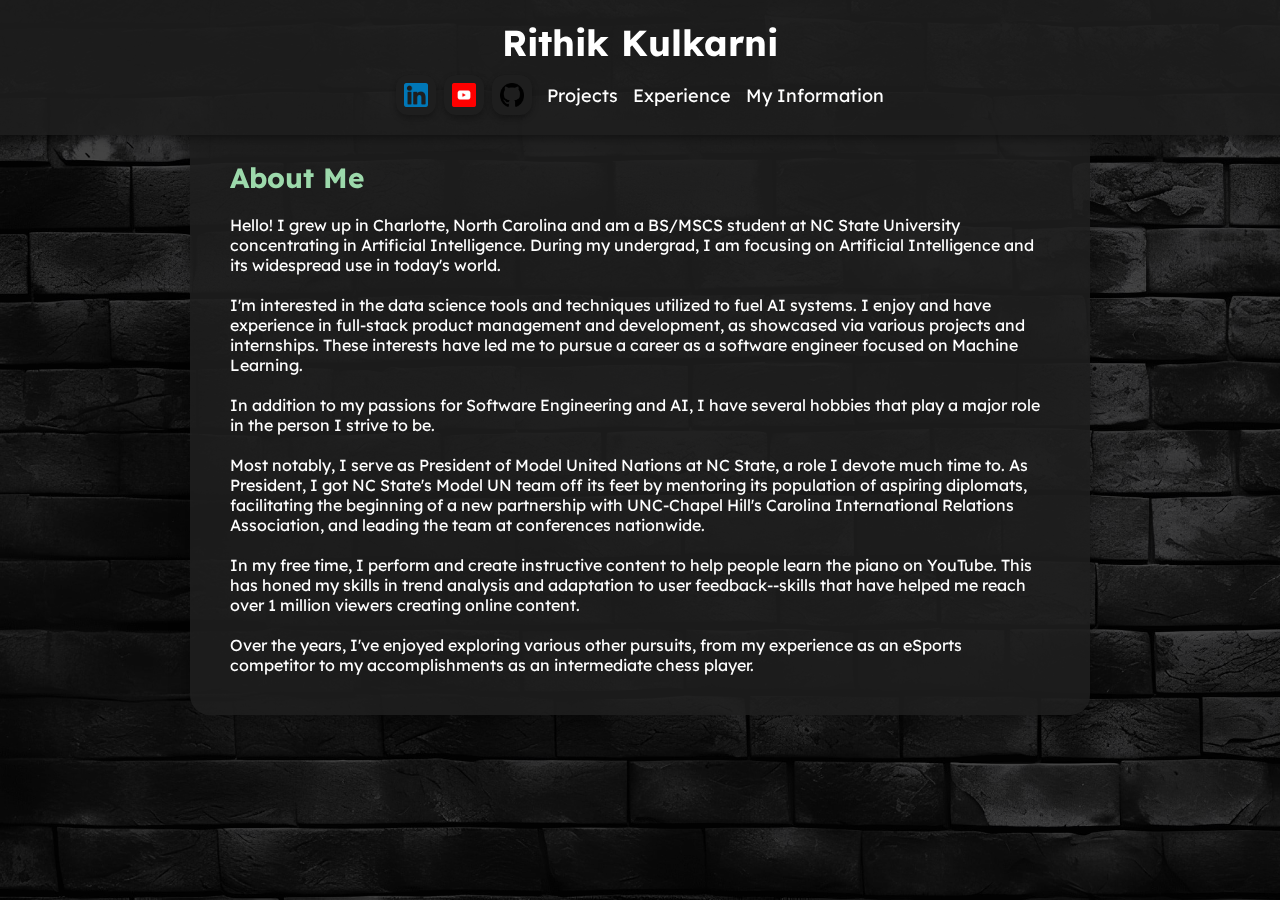
<file: index.html>
<!DOCTYPE html>
<html lang="en">
<head>
    <meta charset="UTF-8">
    <meta name="viewport" content="width=device-width, initial-scale=1.0">
    <title>Rithik Kulkarni - Portfolio</title>
    <link rel="stylesheet" href="styles.css">
    <link href="https://fonts.googleapis.com/css2?family=Lexend:wght@400;600&display=swap" rel="stylesheet">
</head>
<body>
    <!-- Background Image -->
    <div class="background-image"></div>

    <!-- Header with Name, Social Links, and Navigation -->
    <header>
        <h1>Rithik Kulkarni</h1>
        <div class="header-navigation">
            <!-- Social Media Bubbles -->
            <div class="social-icons">
                <a href="https://www.linkedin.com/in/rithikkulkarni" target="_blank" class="icon-bubble">
                    <img src="items/linkedinicon.png" alt="LinkedIn Icon">
                </a>

                <a href="https://youtube.com/@rithikkulkarni" target="_blank" class="icon-bubble">
                    <img src="items/youtubeicon.png" alt="YouTube Icon">
                </a>
                
                <a href="https://github.com/rithikkulkarni" target="_blank" class="icon-bubble">
                    <img src="items/githubicon.png" alt="LinkedIn Icon">
                </a>
                <!-- Add more icons here if needed -->
            </div>

            <!-- Navigation Links -->
            <nav>
                <a href="projects.html">Projects</a>
                <a href="experience.html">Experience</a>
                <a href="myinformation.html">My Information</a>
            </nav>
        </div>
    </header>

    <!-- About Content Section -->

    

    <section class="bubble">

        <h2>About Me</h2>
        <p>Hello! I grew up in Charlotte, North Carolina and am a BS/MSCS student at NC State University concentrating in Artificial Intelligence. During my undergrad, I am focusing on Artificial Intelligence and its widespread use in today's world.
            <br>
            <br>
            I'm interested in the data science tools and techniques utilized to fuel AI systems. I enjoy and have experience in full-stack product management and development, as showcased via various projects and internships. These interests have led me to pursue a career as a software engineer focused on Machine Learning.
            <br>
            <br>
            In addition to my passions for Software Engineering and AI, I have several hobbies that play a major role in the person I strive to be.
            <br>
            <br>
            Most notably, I serve as President of Model United Nations at NC State, a role I devote much time to. As President, I got NC State's Model UN team off its feet by mentoring its population of aspiring diplomats, facilitating the beginning of a new partnership with UNC-Chapel Hill's Carolina International Relations Association, and leading the team at conferences nationwide.
            <br>
            <br>
            In my free time, I perform and create instructive content to help people learn the piano on YouTube. This has honed my skills in trend analysis and adaptation to user feedback--skills that have helped me reach over 1 million viewers creating online content.
            <br>
            <br>
            Over the years, I've enjoyed exploring various other pursuits, from my experience as an eSports competitor to my accomplishments as an intermediate chess player.
        </p>
    </section>
</body>
</html>
</file>
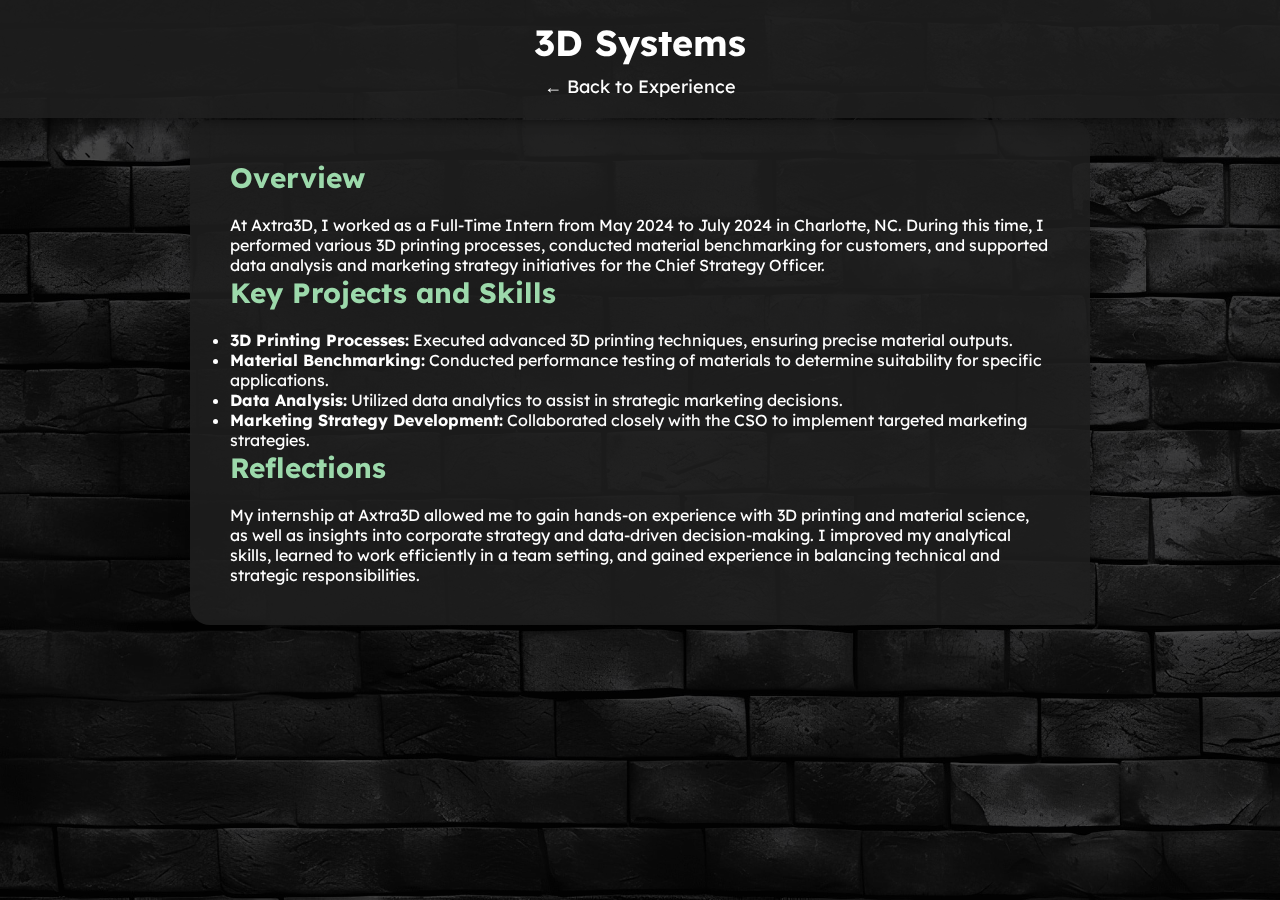
<file: 3dsystems1.html>
<!DOCTYPE html>
<html lang="en">
<head>
    <meta charset="UTF-8">
    <meta name="viewport" content="width=device-width, initial-scale=1.0">
    <title>3D Systems - Experience Details</title>
    <link rel="stylesheet" href="styles.css">
    <link href="https://fonts.googleapis.com/css2?family=Lexend:wght@400;600&display=swap" rel="stylesheet">
</head>
<body>
    <div class="background-image"></div>
    <header>
        <h1>3D Systems</h1>
        <nav>
            <a href="experience.html">← Back to Experience</a>
        </nav>
    </header>
    
    <section class="bubble">
        <h2>Overview</h2>
        <p>
            At Axtra3D, I worked as a Full-Time Intern from May 2024 to July 2024 in Charlotte, NC. During this time, I performed various 3D printing processes, conducted material benchmarking for customers, and supported data analysis and marketing strategy initiatives for the Chief Strategy Officer.
        </p>

        <h2>Key Projects and Skills</h2>
        <ul>
            <li><strong>3D Printing Processes:</strong> Executed advanced 3D printing techniques, ensuring precise material outputs.</li>
            <li><strong>Material Benchmarking:</strong> Conducted performance testing of materials to determine suitability for specific applications.</li>
            <li><strong>Data Analysis:</strong> Utilized data analytics to assist in strategic marketing decisions.</li>
            <li><strong>Marketing Strategy Development:</strong> Collaborated closely with the CSO to implement targeted marketing strategies.</li>
        </ul>

        <h2>Reflections</h2>
        <p>
            My internship at Axtra3D allowed me to gain hands-on experience with 3D printing and material science, as well as insights into corporate strategy and data-driven decision-making. I improved my analytical skills, learned to work efficiently in a team setting, and gained experience in balancing technical and strategic responsibilities.
        </p>
    </section>
</body>
</html>
</file>
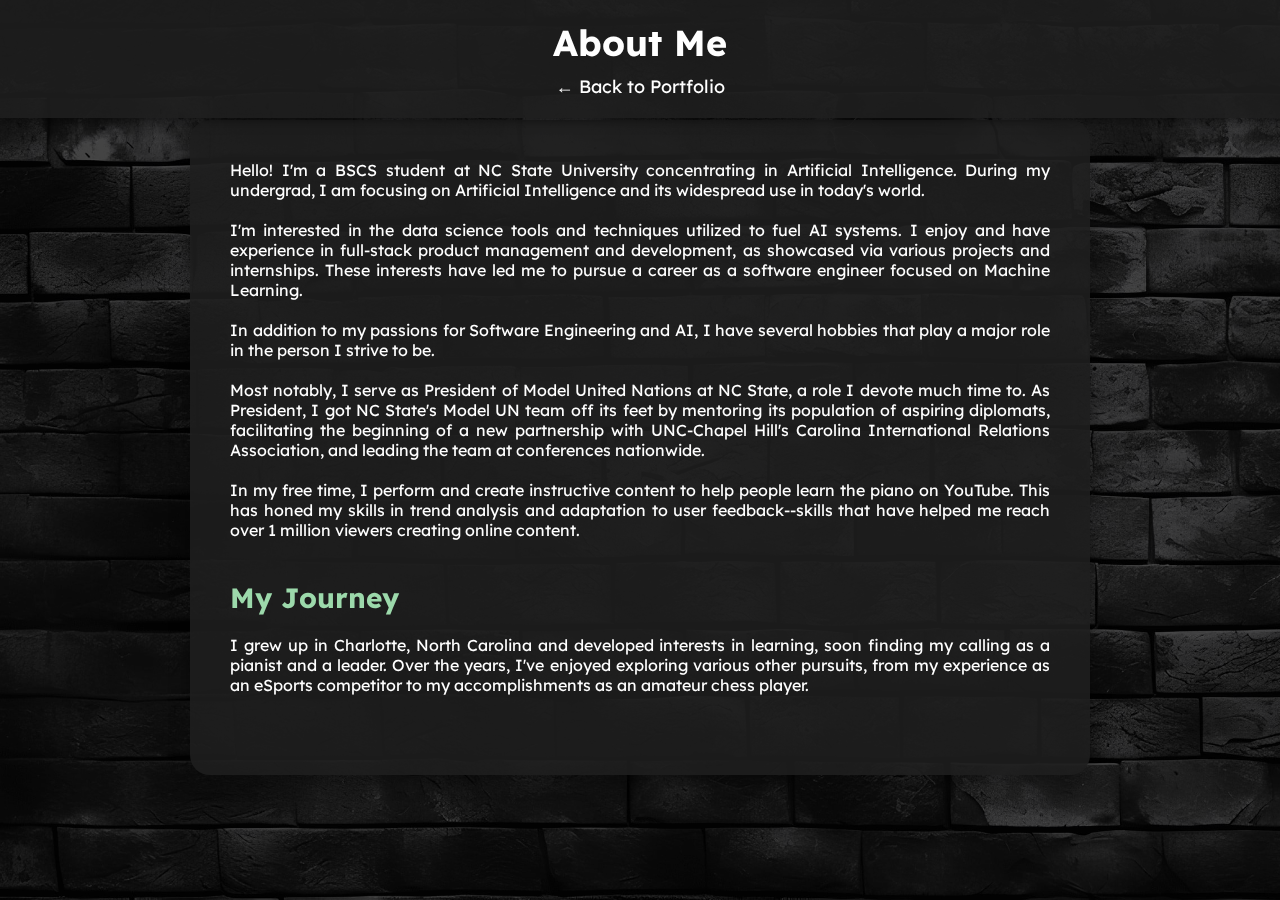
<file: about.html>
<!DOCTYPE html>
<html lang="en">
<head>
    <meta charset="UTF-8">
    <meta name="viewport" content="width=device-width, initial-scale=1.0">
    <title>About Me - Your Name</title>
    <link rel="stylesheet" href="styles.css">
    <link href="https://fonts.googleapis.com/css2?family=Lexend:wght@400;600&display=swap" rel="stylesheet">
</head>
<body>
    <!-- Background Image -->
    <div class="background-image"></div>

    <!-- Header with back button -->
    <header>
        <h1>About Me</h1>
        <nav>
            <a href="index.html">← Back to Portfolio</a>
        </nav>
    </header>

    <!-- About Content Section -->
    <section class="bubble">
        <p class="justified">Hello! I'm a BSCS student at NC State University concentrating in Artificial Intelligence. During my undergrad, I am focusing on Artificial Intelligence and its widespread use in today's world.
            <br>
            <br>
            I'm interested in the data science tools and techniques utilized to fuel AI systems. I enjoy and have experience in full-stack product management and development, as showcased via various projects and internships. These interests have led me to pursue a career as a software engineer focused on Machine Learning.
            <br>
            <br>
            In addition to my passions for Software Engineering and AI, I have several hobbies that play a major role in the person I strive to be.
            <br>
            <br>
            Most notably, I serve as President of Model United Nations at NC State, a role I devote much time to. As President, I got NC State's Model UN team off its feet by mentoring its population of aspiring diplomats, facilitating the beginning of a new partnership with UNC-Chapel Hill's Carolina International Relations Association, and leading the team at conferences nationwide.
            <br>
            <br>
            In my free time, I perform and create instructive content to help people learn the piano on YouTube. This has honed my skills in trend analysis and adaptation to user feedback--skills that have helped me reach over 1 million viewers creating online content.</p>
            <br>
            <br>
        <h2>My Journey</h2>
        <p class="justified">
            I grew up in Charlotte, North Carolina and developed interests in learning, soon finding my calling as a pianist and a leader.
            Over the years, I've enjoyed exploring various other pursuits, from my experience as an eSports competitor to my accomplishments as an amateur chess player.</p>
        <br>
        <h2></h2>
    </section>
</body>
</html>
</file>
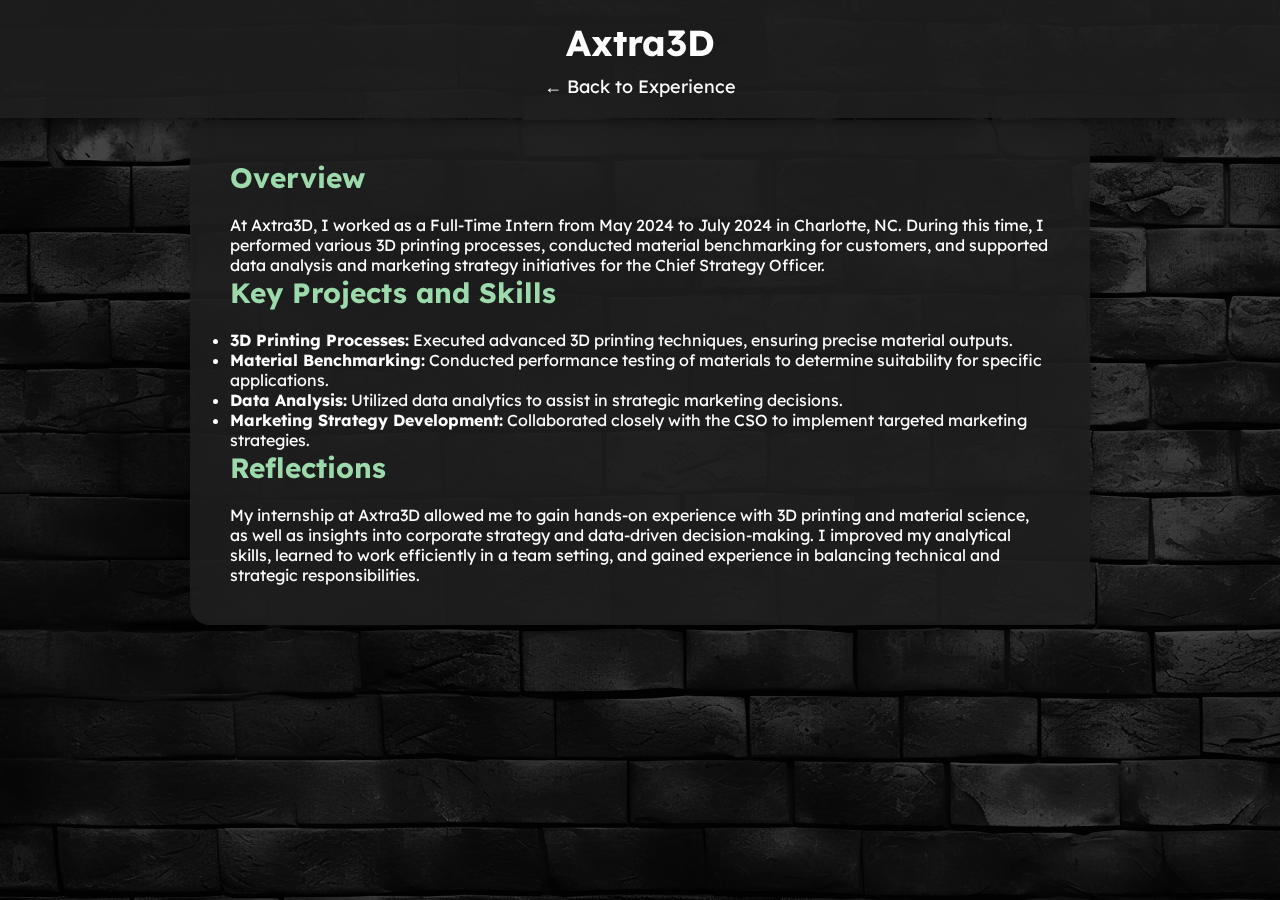
<file: axtra3d.html>
<!DOCTYPE html>
<html lang="en">
<head>
    <meta charset="UTF-8">
    <meta name="viewport" content="width=device-width, initial-scale=1.0">
    <title>Axtra3D - Experience Details</title>
    <link rel="stylesheet" href="styles.css">
    <link href="https://fonts.googleapis.com/css2?family=Lexend:wght@400;600&display=swap" rel="stylesheet">
</head>
<body>
    <div class="background-image"></div>
    <header>
        <h1>Axtra3D</h1>
        <nav>
            <a href="experience.html">← Back to Experience</a>
        </nav>
    </header>
    
    <section class="bubble">
        <h2>Overview</h2>
        <p>
            At Axtra3D, I worked as a Full-Time Intern from May 2024 to July 2024 in Charlotte, NC. During this time, I performed various 3D printing processes, conducted material benchmarking for customers, and supported data analysis and marketing strategy initiatives for the Chief Strategy Officer.
        </p>

        <h2>Key Projects and Skills</h2>
        <ul>
            <li><strong>3D Printing Processes:</strong> Executed advanced 3D printing techniques, ensuring precise material outputs.</li>
            <li><strong>Material Benchmarking:</strong> Conducted performance testing of materials to determine suitability for specific applications.</li>
            <li><strong>Data Analysis:</strong> Utilized data analytics to assist in strategic marketing decisions.</li>
            <li><strong>Marketing Strategy Development:</strong> Collaborated closely with the CSO to implement targeted marketing strategies.</li>
        </ul>

        <h2>Reflections</h2>
        <p>
            My internship at Axtra3D allowed me to gain hands-on experience with 3D printing and material science, as well as insights into corporate strategy and data-driven decision-making. I improved my analytical skills, learned to work efficiently in a team setting, and gained experience in balancing technical and strategic responsibilities.
        </p>
    </section>
</body>
</html>
</file>
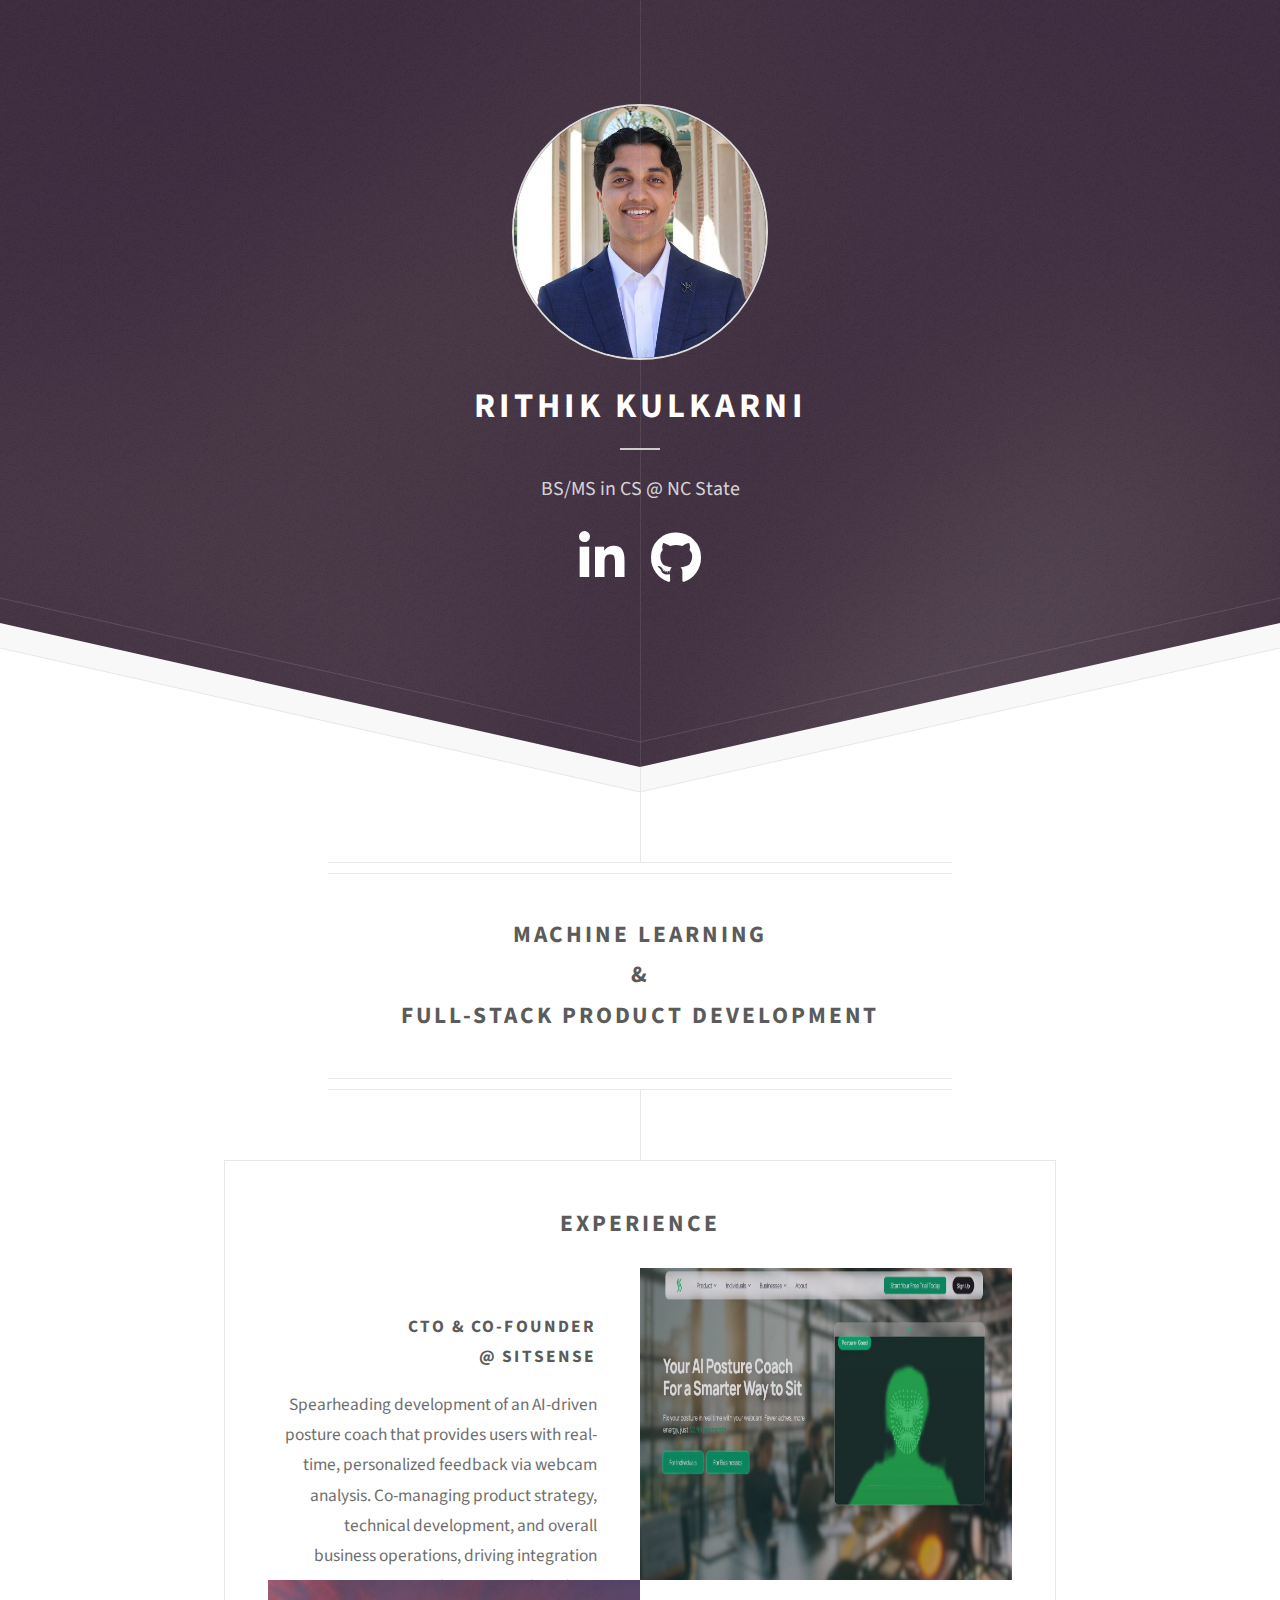
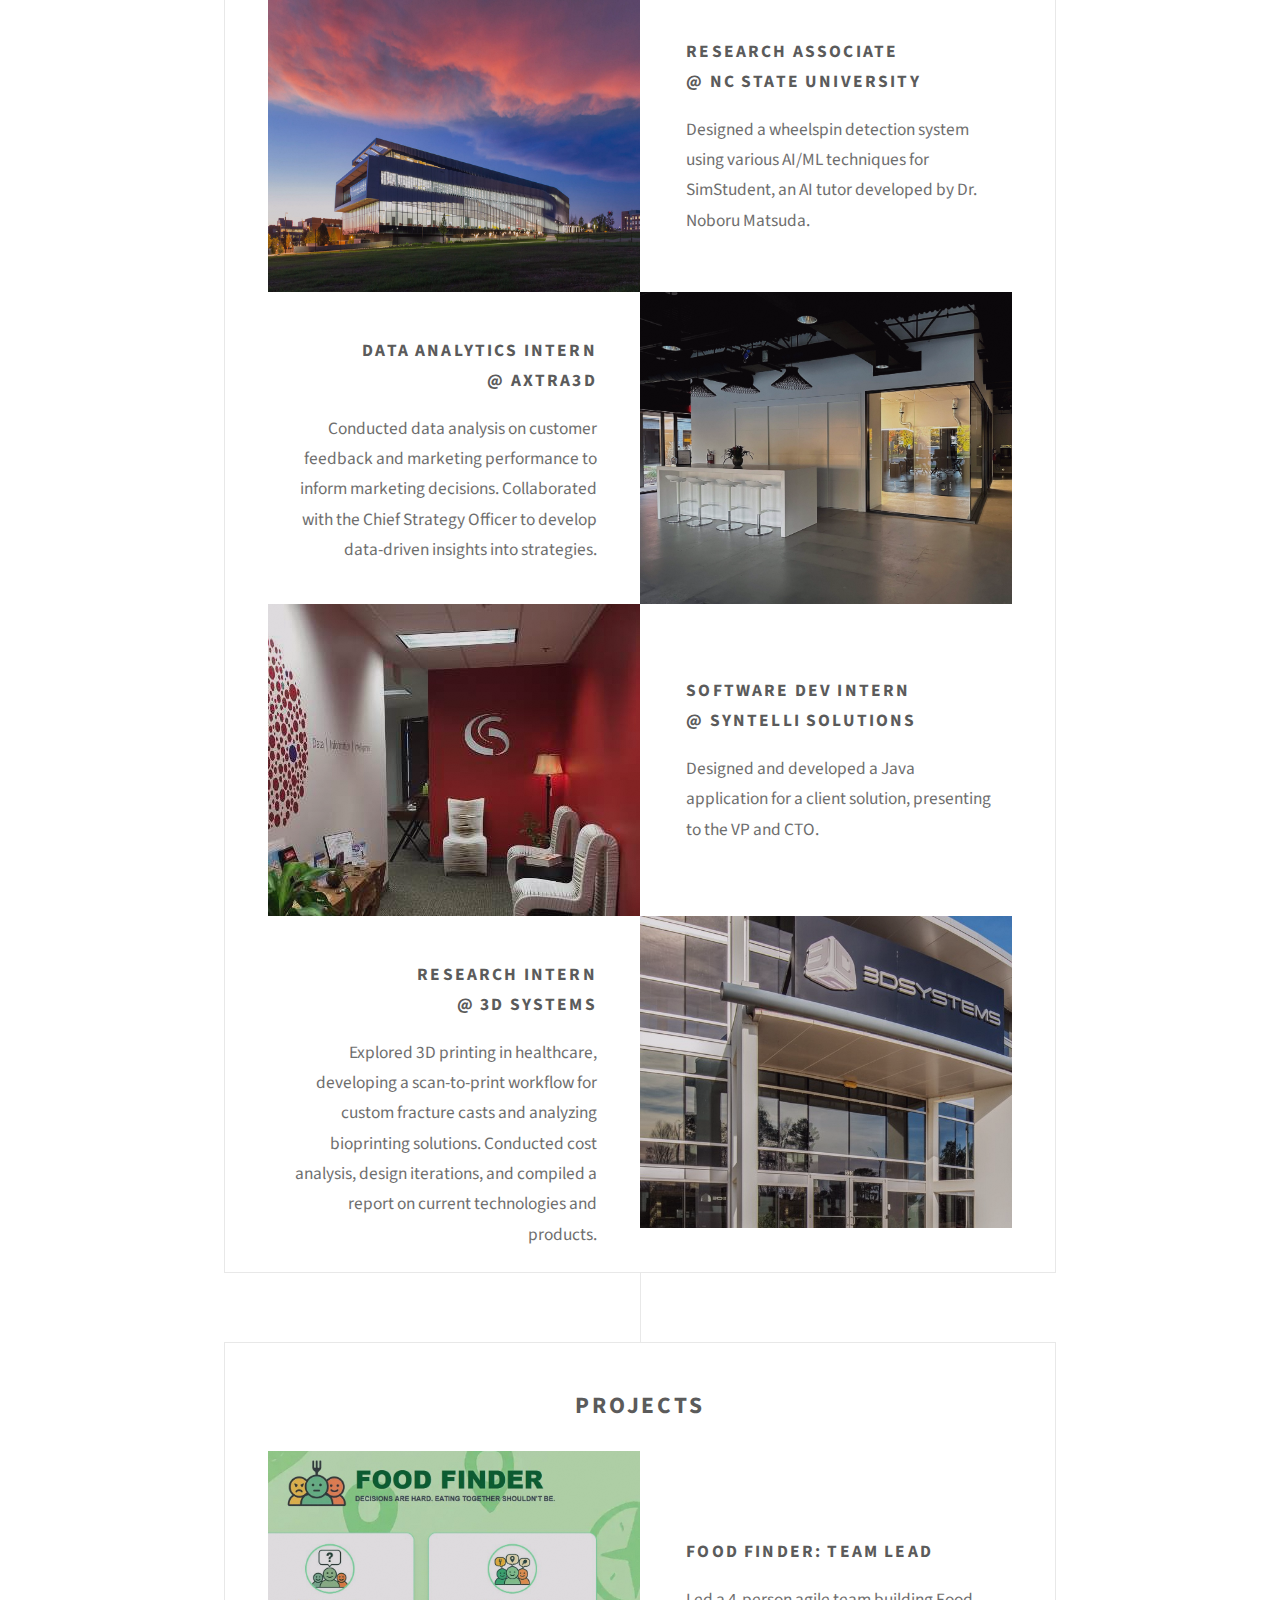
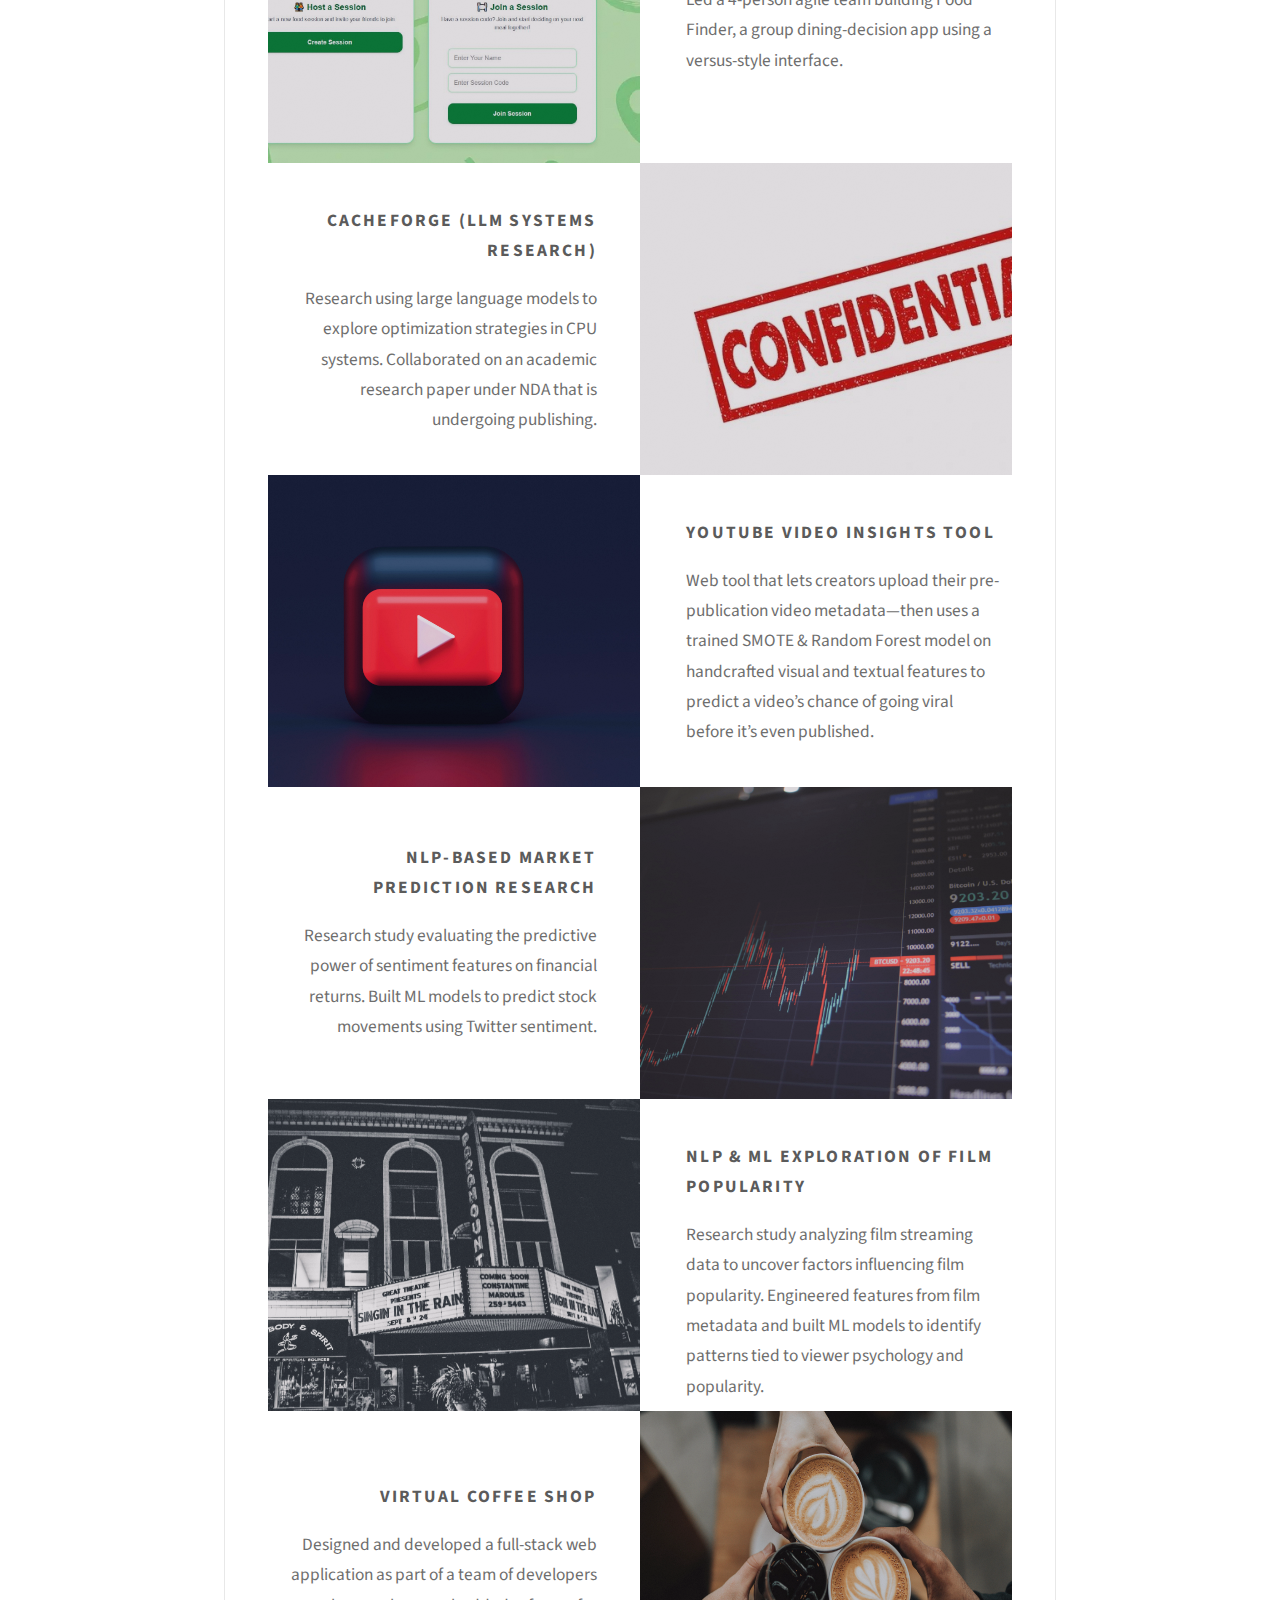
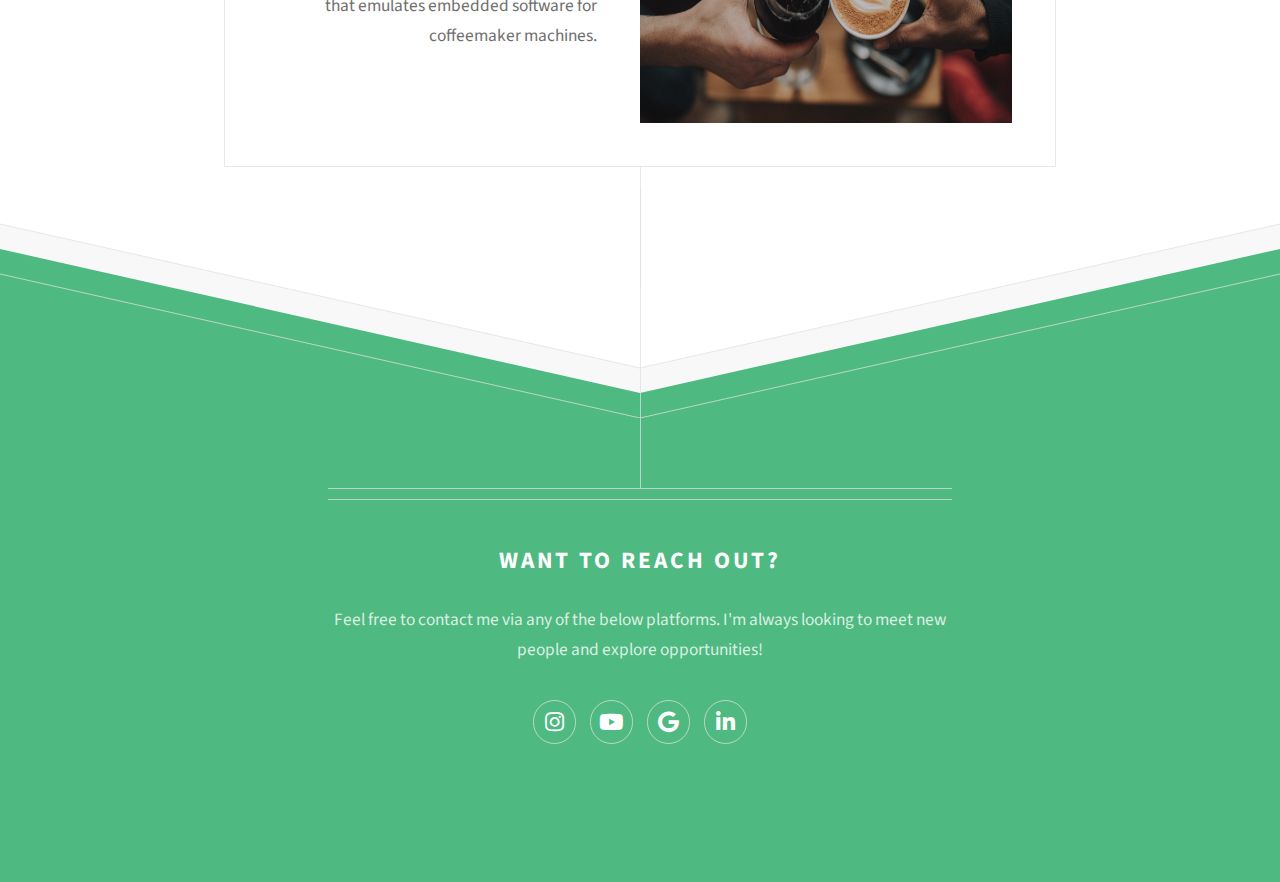
<file: cs.html>
<!DOCTYPE HTML>
<!--
	Directive by HTML5 UP
	html5up.net | @ajlkn
	Free for personal and commercial use under the CCA 3.0 license (html5up.net/license)
-->
<html>
	<head>
		<title>🖥️ Software Engineer</title>
		<meta charset="utf-8" />
		<meta name="viewport" content="width=device-width, initial-scale=1, user-scalable=no" />
		<link rel="icon" type="image/png" href="images3/favicon.png">
		<link rel="stylesheet" href="assets2/css/main.css" />
		<style>
    #header .fa-linkedin-in,
    #header .fa-github {
        color: #fff !important;
        transition: color 0.2s;
    }
    #header a {
        text-decoration: none !important;
        border-bottom: none !important;
        box-shadow: none !important;
    }
    #header a:hover .fa-linkedin-in,
    #header a:focus .fa-linkedin-in {
        color: #b0b0b0 !important;
    }
    #header a:hover .fa-github,
    #header a:focus .fa-github {
        color: #b0b0b0 !important;
    }
</style>
	</head>
	<body class="is-preload">

		<!-- Header -->
			<div id="header">
				<img src="images3/headshot.JPG" alt="Rithik Kulkarni Headshot"
					style="width: 256px; height: 256px; object-fit: cover; border-radius: 50%; border: 2px solid #ddd; display: block; margin: 0 auto 1em auto;" />
				<h1>Rithik Kulkarni</h1>
				<span style="display: inline-block; width: 40px; height: 2px; background: #ccc; margin: 8px 0;"></span>
				<br>
				<p>
					BS/MS in CS @ NC State
				</p>
				<!-- Add social icons below -->
				<div style="display: flex; justify-content: center; gap: 1.5em; margin-top: 1.5em;">
					<a href="https://linkedin.com/in/rithikkulkarni" target="_blank" rel="noopener" title="LinkedIn" style="color: #fff; font-size: 3em;">
						<i class="fab fa-linkedin-in"></i>
					</a>
					<a href="https://github.com/rithikkulkarni" target="_blank" rel="noopener" title="GitHub" style="color: #fff; font-size: 3em;">
						<i class="fab fa-github"></i>
					</a>
				</div>
			</div>

		<!-- Main -->
			<div id="main">

				<header class="major container medium">
					<h2>
						Machine Learning
						<br>
						&
						<br>
						Full-Stack Product Development

					</h2>
					<!--
					<p>Tellus erat mauris ipsum fermentum<br />
					etiam vivamus nunc nibh morbi.</p>
					-->
				</header>

				<!-- Experience -->
				<div class="box container">
					<h2>Experience</h2>
					<section class="feature right">
						<a class="image"><img src="images3/sitsense.JPG" alt="" style="max-width: 100%"/></a>
						<div class="content">
							<h4>
								CTO & Co-Founder
								<br>
								@ SitSense
							</h4>
							<p style="text-align: right;">
								Spearheading development of an AI-driven posture coach that provides users with real-time, personalized feedback via webcam analysis. Co-managing product strategy, technical development, and overall business operations, driving integration between tech and UX.
							</p>
						</div>
					</section>
					<section class="feature left">
						<a class="image"><img src="images3/ncsucampus.jpg" alt="" style="max-width: 100%;"/></a>
						<div class="content">
							<h4>
								Research Associate
								<br>
								@ NC State University
							</h4>
							<p>
								Designed a wheelspin detection system using various AI/ML techniques for SimStudent, an AI tutor developed by Dr. Noboru Matsuda.
							</p>
						</div>
					</section>
					<section class="feature right">
						<a class="image"><img src="images3/axtra3doffice.jpg" alt="" style="max-height: 90%;"/></a>
						<div class="content">
							<h4>
								Data Analytics Intern
								<br>
								@ Axtra3D
							</h4>
							<p style="text-align: right;">
								Conducted data analysis on customer feedback and marketing performance to inform marketing decisions. Collaborated with the Chief Strategy Officer to develop data-driven insights into strategies.
							</p>
						</div>
					</section>
					<section class="feature left">
						<a class="image"><img src="images3/syntellioffice.jpg" alt="" /></a>
						<div class="content">
							<h4>
								Software Dev Intern
								<br>
								@ Syntelli Solutions
							</h4>
							<p style="text-align: left;">
								Designed and developed a Java application for a client solution, presenting to the VP and CTO.
							</p>
						</div>
					</section>
					<section class="feature right">
						<a class="image"><img src="images3/3dsystemsoffice.jpg" alt="" style="max-height: 90%;"/></a>
						<div class="content">
							<h4>
								Research Intern
								<br>
								@ 3D Systems
							</h4>
							<p style="text-align: right;">
								Explored 3D printing in healthcare, developing a scan-to-print workflow for custom fracture casts and analyzing bioprinting solutions. Conducted cost analysis, design iterations, and compiled a report on current technologies and products.
							</p>
						</div>
					</section>
				</div>

				<!-- Projects -->
				<div class="box container">
					<h2>Projects</h2>
					<section class="feature left">
						<a href="https://github.com/rithikkulkarni/csc-510-proj-2" class="image"><img src="images3/foodfinder_image.JPG" alt="" style="max-height: 100%;"/></a>
						<div class="content">
							<h4>
								Food Finder: Team Lead
							</h4>
							<p style="text-align: left;">
								Led a 4-person agile team building Food Finder, a group dining-decision app using a versus-style interface.
							</p>
						</div>
					</section>
					<section class="feature right">
						<a href="" class="image"><img src="images3/confidential_image.jpg" alt="" style="max-height: 100%;"/></a>
						<div class="content">
							<h4>
								CacheForge (LLM Systems Research)
							</h4>
							<p style="text-align: right;">
								Research using large language models to explore optimization strategies in CPU systems. Collaborated on an academic research paper under NDA that is undergoing publishing.
							</p>
						</div>
					</section>
					<section class="feature left">
						<a href="https://rithikkulkarni.github.io/youtube-virality-predictor-site/" class="image"><img src="images3/youtube.JPG" alt="" style="max-height: 100%;"/></a>
						<div class="content">
							<h4>
								YouTube Video Insights Tool
							</h4>
							<p style="text-align: left;">
								Web tool that lets creators upload their pre-publication video metadata—then uses a trained SMOTE & Random Forest model on handcrafted visual and textual features to predict a video’s chance of going viral before it’s even published.
							</p>
						</div>
					</section>
					<section class="feature right">
						<a href="https://github.com/rithikkulkarni/Twitter-Sentiment-Stock-Price-Prediction" class="image"><img src="images3/stock_background.jpg" alt="" style="max-height: 90%;"/></a>
						<div class="content">
							<h4>
								NLP-Based Market Prediction Research
							</h4>
							<p style="text-align: right;">
								Research study evaluating the predictive power of sentiment features on financial returns. Built ML models to predict stock movements using Twitter sentiment.
							</p>
						</div>
					</section>
					<section class="feature left">
						<a href="https://github.com/cacress/Exploration-of-Streaming-Metadata-CSC-442" class="image"><img src="images3/film_background.jpg" alt="" style="max-height: 90%;"/></a>
						<div class="content">
							<h4>
								NLP & ML Exploration of Film Popularity
							</h4>
							<p style="text-align: left;">
								Research study analyzing film streaming data to uncover factors influencing film popularity. Engineered features from film metadata and built ML models to identify patterns tied to viewer psychology and popularity.
							</p>
						</div>
					</section>
					<section class="feature right">
						<a class="image"><img src="images3/coffeemaker_background.jpg" alt="" style="max-width: 100%;"/></a>
						<div class="content">
							<h4>
								Virtual Coffee Shop
							</h4>
							<p style="text-align: right;">
								Designed and developed a full-stack web application as part of a team of developers that emulates embedded software for coffeemaker machines.
							</p>
						</div>
					</section>
				</div>

				<!-- Projects -->
				<!-- <div class="box container">
					<header>
						<h2>Skills/Tech Stack</h2>
					</header>
					<section>
						<header>
							<h3>Paragraph</h3>
							<p>This is the subtitle for this particular heading</p>
						</header>
						<p>Phasellus nisl nisl, varius id <sup>porttitor sed pellentesque</sup> ac orci. Pellentesque
						habitant <strong>strong</strong> tristique <b>bold</b> et netus <i>italic</i> malesuada <em>emphasized</em> ac turpis egestas. Morbi
						leo suscipit ut. Praesent <sub>id turpis vitae</sub> turpis pretium ultricies. Vestibulum sit
						amet risus elit.</p>
					</section>
					<section>
						<header>
							<h3>Blockquote</h3>
						</header>
						<blockquote>Fringilla nisl. Donec accumsan interdum nisi, quis tincidunt felis sagittis eget.
						tempus euismod. Vestibulum ante ipsum primis in faucibus.</blockquote>
					</section>
					<section>
						<header>
							<h3>Divider</h3>
						</header>
						<p>Donec consectetur vestibulum dolor et pulvinar. Etiam vel felis enim, at viverra
						ligula. Ut porttitor sagittis lorem, quis eleifend nisi ornare vel. Praesent nec orci
						facilisis leo magna. Cras sit amet urna eros, id egestas urna. Quisque aliquam
						tempus euismod. Vestibulum ante ipsum primis in faucibus orci luctus et ultrices
						posuere cubilia.</p>
						<hr />
						<p>Donec consectetur vestibulum dolor et pulvinar. Etiam vel felis enim, at viverra
						ligula. Ut porttitor sagittis lorem, quis eleifend nisi ornare vel. Praesent nec orci
						facilisis leo magna. Cras sit amet urna eros, id egestas urna. Quisque aliquam
						tempus euismod. Vestibulum ante ipsum primis in faucibus orci luctus et ultrices
						posuere cubilia.</p>
					</section>
					<section>
						<header>
							<h3>Unordered List</h3>
						</header>
						<ul class="default">
							<li>Donec consectetur vestibulum dolor et pulvinar. Etiam vel felis enim, at viverra ligula. Ut porttitor sagittis lorem, quis eleifend nisi ornare vel.</li>
							<li>Donec consectetur vestibulum dolor et pulvinar. Etiam vel felis enim, at viverra ligula. Ut porttitor sagittis lorem, quis eleifend nisi ornare vel.</li>
							<li>Donec consectetur vestibulum dolor et pulvinar. Etiam vel felis enim, at viverra ligula. Ut porttitor sagittis lorem, quis eleifend nisi ornare vel.</li>
							<li>Donec consectetur vestibulum dolor et pulvinar. Etiam vel felis enim, at viverra ligula. Ut porttitor sagittis lorem, quis eleifend nisi ornare vel.</li>
						</ul>
					</section>
					<section>
						<header>
							<h3>Ordered List</h3>
						</header>
						<ol class="default">
							<li>Donec consectetur vestibulum dolor et pulvinar. Etiam vel felis enim, at viverra ligula. Ut porttitor sagittis lorem, quis eleifend nisi ornare vel.</li>
							<li>Donec consectetur vestibulum dolor et pulvinar. Etiam vel felis enim, at viverra ligula. Ut porttitor sagittis lorem, quis eleifend nisi ornare vel.</li>
							<li>Donec consectetur vestibulum dolor et pulvinar. Etiam vel felis enim, at viverra ligula. Ut porttitor sagittis lorem, quis eleifend nisi ornare vel.</li>
							<li>Donec consectetur vestibulum dolor et pulvinar. Etiam vel felis enim, at viverra ligula. Ut porttitor sagittis lorem, quis eleifend nisi ornare vel.</li>
						</ol>
					</section>
					<section>
						<header>
							<h3>Table</h3>
						</header>
						<div class="table-wrapper">
							<table class="default">
								<thead>
									<tr>
										<th>ID</th>
										<th>Name</th>
										<th>Description</th>
										<th>Price</th>
									</tr>
								</thead>
								<tbody>
									<tr>
										<td>45815</td>
										<td>Something</td>
										<td>Ut porttitor sagittis lorem, quis eleifend nisi ornare vel.</td>
										<td>29.99</td>
									</tr>
									<tr>
										<td>24524</td>
										<td>Nothing</td>
										<td>Ut porttitor sagittis lorem, quis eleifend nisi ornare vel.</td>
										<td>19.99</td>
									</tr>
									<tr>
										<td>45815</td>
										<td>Something</td>
										<td>Ut porttitor sagittis lorem, quis eleifend nisi ornare vel.</td>
										<td>29.99</td>
									</tr>
									<tr>
										<td>24524</td>
										<td>Nothing</td>
										<td>Ut porttitor sagittis lorem, quis eleifend nisi ornare vel.</td>
										<td>19.99</td>
									</tr>
								</tbody>
								<tfoot>
									<tr>
										<td colspan="3"></td>
										<td>100.00</td>
									</tr>
								</tfoot>
							</table>
						</div>
					</section>
				</div> -->
				

				<!-- <footer class="major container medium">
					<h3>Get shady with science</h3>
					<p>Vitae natoque dictum etiam semper magnis enim feugiat amet curabitur tempor orci penatibus. Tellus erat mauris ipsum fermentum etiam vivamus.</p>
					<ul class="actions special">
						<li><a href="#" class="button">Join our crew</a></li>
					</ul>
				</footer> -->

			</div>

		<!-- Footer -->
			<div id="footer">
				<div class="container medium">

					<header class="major last">
						<h2>Want to reach out?</h2>
					</header>

					<p>Feel free to contact me via any of the below platforms. I'm always looking to meet new people and explore opportunities!</p>

					<ul class="icons">
						<li><a href="https://instagram.com/rithikkulkarni1" class="icon brands fa-instagram"><span class="label">Instagram</span></a></li>
						<li><a href="https://youtube.com/@rithikkulkarni" class="icon brands fa-youtube"><span class="label">YouTube</span></a></li>
						<li><a href="mailto:rithik.r.kulkarni@gmail.com" class="icon brands fa-google"><span class="label">Google</span></a></li>
						<li><a href="https://linkedin.com/in/rithikkulkarni" class="icon brands fa-linkedin-in"><span class="label">Linkedin</span></a></li>
					</ul>

					<!-- <ul class="copyright">
						<li>&copy; Untitled. All rights reserved.</li><li>Design: <a href="http://html5up.net">HTML5 UP</a></li>
					</ul> -->

				</div>
			</div>

		<!-- Scripts -->
			<script src="assets2/js/jquery.min.js"></script>
			<script src="assets2/js/browser.min.js"></script>
			<script src="assets2/js/breakpoints.min.js"></script>
			<script src="assets2/js/util.js"></script>
			<script src="assets2/js/main.js"></script>

	</body>
</html>
</file>
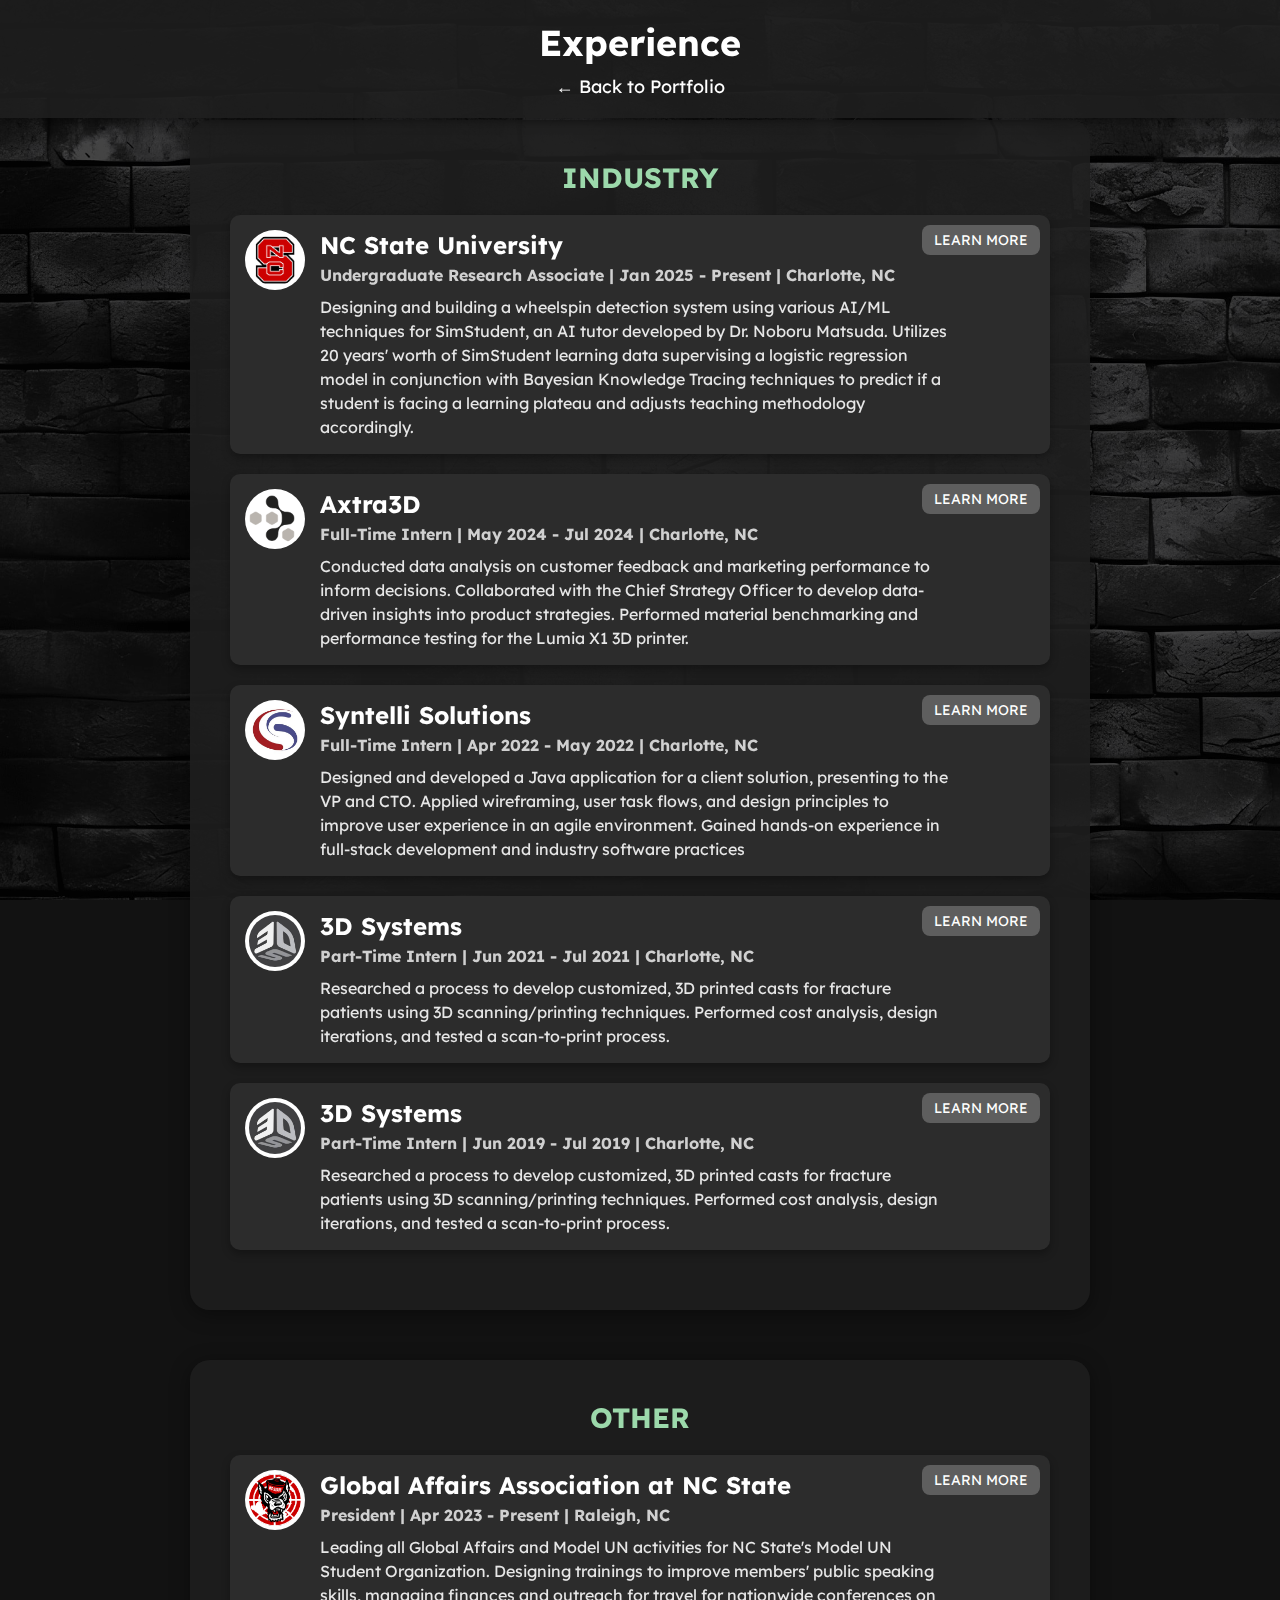
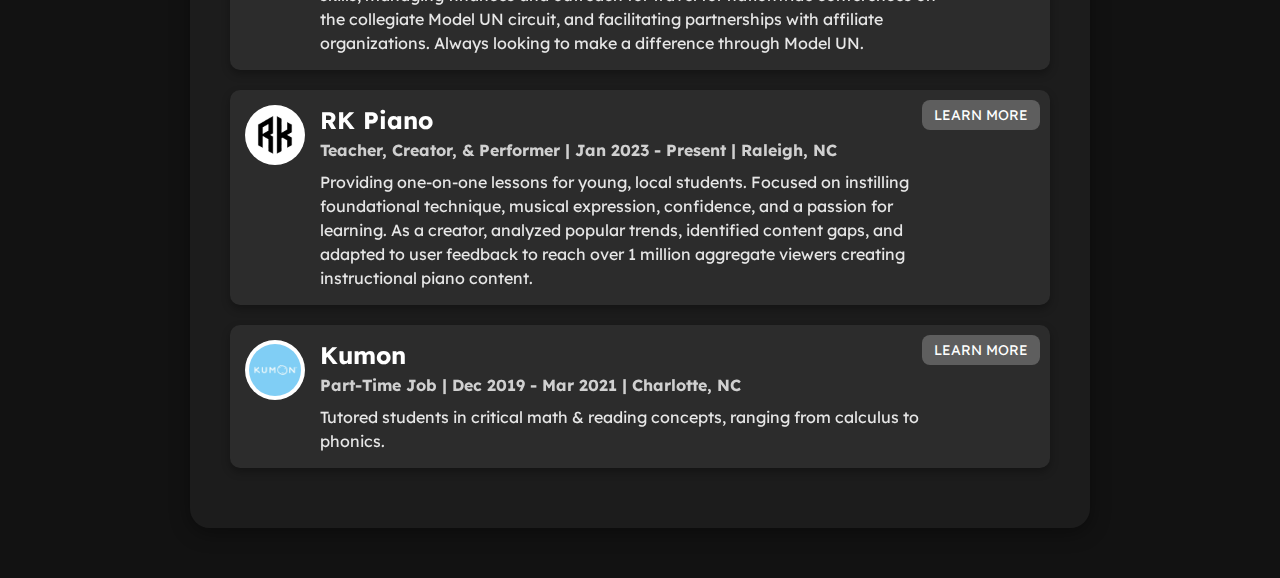
<file: experience.html>
<!DOCTYPE html>
<html lang="en">
<head>
    <meta charset="UTF-8">
    <meta name="viewport" content="width=device-width, initial-scale=1.0">
    <title>Experience</title>
    <link rel="stylesheet" href="styles.css">
    <link href="https://fonts.googleapis.com/css2?family=Lexend:wght@400;600&display=swap" rel="stylesheet">
</head>
<body>
    <div class="background-image"></div>
    <header>
        <h1>Experience</h1>
        <nav>
            <a href="index.html">← Back to Portfolio</a>
        </nav>
    </header>
    
    <!-- Work Experience Section -->
    <section class="bubble">
        <h2 class="centered">INDUSTRY</h2>

        <div class="experience-entry">
            <img src="items/ncsulogo.png" alt="Company Logo" class="company-logo">
            <div class="experience-details">
                <h3>NC State University</h3>
                <p class="role-info">Undergraduate Research Associate | Jan 2025 - Present | Charlotte, NC</p>
                <p class="experience-description">
                    Designing and building a wheelspin detection system using various AI/ML techniques for SimStudent, an AI tutor developed by Dr. Noboru Matsuda. Utilizes 20 years' worth of SimStudent learning data supervising a logistic regression model in conjunction with Bayesian Knowledge Tracing techniques to predict if a student is facing a learning plateau and adjusts teaching methodology accordingly.
                </p>
            </div>
            <button onclick="location.href='axtra3d.html'" class="details-button">LEARN MORE</button>
        </div>

        <div class="experience-entry">
            <img src="items/axtra3d.png" alt="Company Logo" class="company-logo">
            <div class="experience-details">
                <h3>Axtra3D</h3>
                <p class="role-info">Full-Time Intern | May 2024 - Jul 2024 | Charlotte, NC</p>
                <p class="experience-description">
                    Conducted data analysis on customer feedback and marketing performance to inform decisions. Collaborated with the Chief Strategy Officer to develop data-driven insights into product strategies. Performed material benchmarking and performance testing for the Lumia X1 3D printer.
                </p>
            </div>
            <button onclick="location.href='axtra3d.html'" class="details-button">LEARN MORE</button>
        </div>

        <div class="experience-entry">
            <img src="items/syntelli.jpg" alt="Company Logo" class="company-logo">
            <div class="experience-details">
                <h3>Syntelli Solutions</h3>
                <p class="role-info">Full-Time Intern | Apr 2022 - May 2022 | Charlotte, NC</p>
                <p class="experience-description">
                    Designed and developed a Java application for a client solution, presenting to the VP and CTO. Applied wireframing, user task flows, and design principles to improve user experience in an agile environment. Gained hands-on experience in full-stack development and industry software practices
                </p>
            </div>
            <button onclick="location.href='syntellisolutions.html'" class="details-button">LEARN MORE</button>
        </div>

        <div class="experience-entry">
            <img src="items/3dsystemsicon.jpg" alt="Company Logo" class="company-logo">
            <div class="experience-details">
                <h3>3D Systems</h3>
                <p class="role-info">Part-Time Intern | Jun 2021 - Jul 2021 | Charlotte, NC</p>
                <p class="experience-description">
                    Researched a process to develop customized, 3D printed casts for fracture patients using 3D scanning/printing techniques. Performed cost analysis, design iterations, and tested a scan-to-print process.
                </p>
            </div>
            <button onclick="location.href='3dsystems2.html'" class="details-button">LEARN MORE</button>
        </div>

        <div class="experience-entry">
            <img src="items/3dsystemsicon.jpg" alt="Company Logo" class="company-logo">
            <div class="experience-details">
                <h3>3D Systems</h3>
                <p class="role-info">Part-Time Intern | Jun 2019 - Jul 2019 | Charlotte, NC</p>
                <p class="experience-description">
                    Researched a process to develop customized, 3D printed casts for fracture patients using 3D scanning/printing techniques. Performed cost analysis, design iterations, and tested a scan-to-print process.
                </p>
            </div>
            <button onclick="location.href='3dsystems1.html'" class="details-button">LEARN MORE</button>
        </div>
    </section>
    
    <!-- Personal Experience Section -->
    <section class="bubble">
        <h2 class="centered">OTHER</h2>

        <!-- Add personal experience entries here -->
        <div class="experience-entry">
            <img src="items/munatncstatecircleicon.png" alt="Logo" class="company-logo">
            <div class="experience-details">
                <h3>Global Affairs Association at NC State</h3>
                <p class="role-info">President | Apr 2023 - Present | Raleigh, NC</p>
                <p class="experience-description">
                    Leading all Global Affairs and Model UN activities for NC State's Model UN Student Organization. Designing trainings to improve members' public speaking skills, managing finances and outreach for travel for nationwide conferences on the collegiate Model UN circuit, and facilitating partnerships with affiliate organizations. Always looking to make a difference through Model UN.
                </p>
            </div>
            <button onclick="location.href='mun.html'" class="details-button">LEARN MORE</button>
        </div>

        <div class="experience-entry">
            <img src="items/rklogo.png" alt="Logo" class="company-logo">
            <div class="experience-details">
                <h3>RK Piano</h3>
                <p class="role-info">Teacher, Creator, & Performer | Jan 2023 - Present | Raleigh, NC</p>
                <p class="experience-description">
                    Providing one-on-one lessons for young, local students. Focused on instilling foundational technique, musical expression, confidence, and a passion for learning. As a creator, analyzed popular trends, identified content gaps, and adapted to user feedback to reach over 1 million aggregate viewers creating instructional piano content.
                </p>
            </div>
            <button onclick="location.href='rkpiano.html'" class="details-button">LEARN MORE</button>
        </div>

        <div class="experience-entry">
            <img src="items/kumonicon.png" alt="Company Logo" class="company-logo">
            <div class="experience-details">
                <h3>Kumon</h3>
                <p class="role-info">Part-Time Job | Dec 2019 - Mar 2021 | Charlotte, NC</p>
                <p class="experience-description">Tutored students in critical math & reading concepts, ranging from calculus to phonics.</p>
            </div>
            <button onclick="location.href='kumon.html'" class="details-button">LEARN MORE</button>
        </div>

        <!-- More personal experience entries can go here -->
        
    </section>
</body>
</html>
</file>
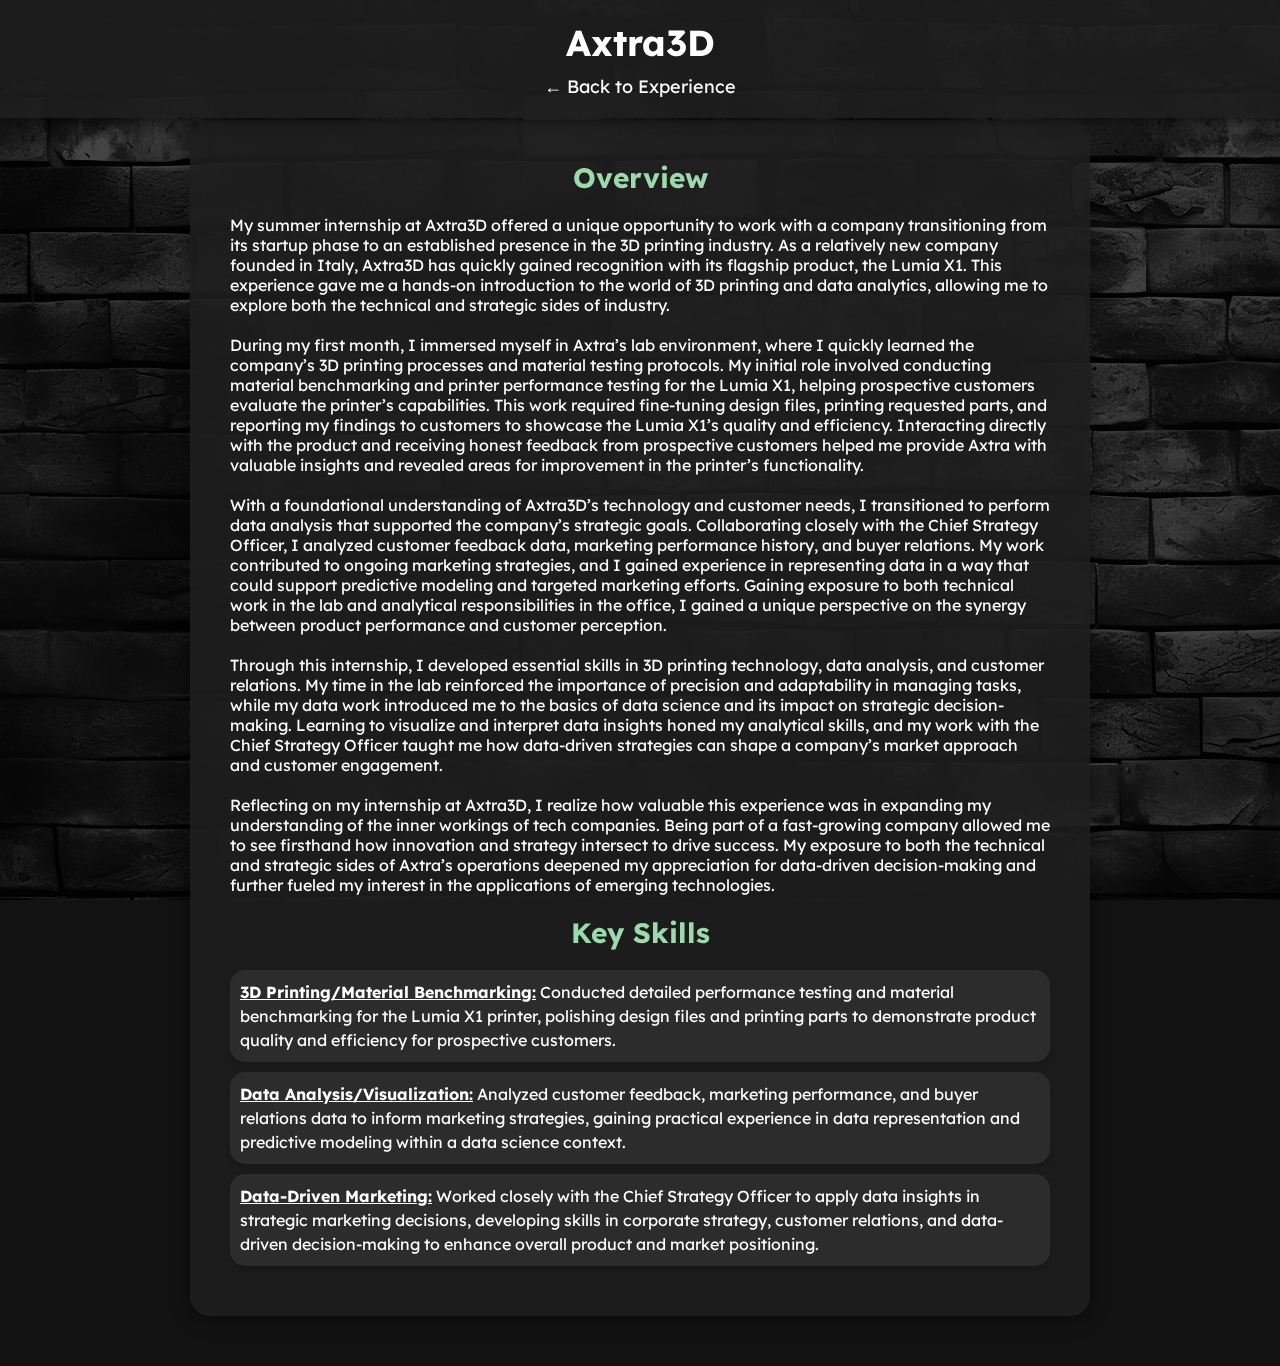
<file: iec.html>
<!DOCTYPE html>
<html lang="en">
<head>
    <meta charset="UTF-8">
    <meta name="viewport" content="width=device-width, initial-scale=1.0">
    <title>IEC RESEARCH - Experience Details</title>
    <link rel="stylesheet" href="styles.css">
    <link href="https://fonts.googleapis.com/css2?family=Lexend:wght@400;600&display=swap" rel="stylesheet">
</head>
<body>
    <div class="background-image"></div>
    <header>
        <h1>Axtra3D</h1>
        <nav>
            <a href="experience.html">← Back to Experience</a>
        </nav>
    </header>
    
    <section class="bubble">
        <h2 class="centered">Overview</h2>
        <p>
            My summer internship at Axtra3D offered a unique opportunity to work with a company transitioning from its startup phase to an established presence in the 3D printing industry. As a relatively new company founded in Italy, Axtra3D has quickly gained recognition with its flagship product, the Lumia X1. This experience gave me a hands-on introduction to the world of 3D printing and data analytics, allowing me to explore both the technical and strategic sides of industry.
            <br><br>
            During my first month, I immersed myself in Axtra’s lab environment, where I quickly learned the company’s 3D printing processes and material testing protocols. My initial role involved conducting material benchmarking and printer performance testing for the Lumia X1, helping prospective customers evaluate the printer’s capabilities. This work required fine-tuning design files, printing requested parts, and reporting my findings to customers to showcase the Lumia X1’s quality and efficiency. Interacting directly with the product and receiving honest feedback from prospective customers helped me provide Axtra with valuable insights and revealed areas for improvement in the printer’s functionality.
            <br><br>
            With a foundational understanding of Axtra3D’s technology and customer needs, I transitioned to perform data analysis that supported the company’s strategic goals. Collaborating closely with the Chief Strategy Officer, I analyzed customer feedback data, marketing performance history, and buyer relations. My work contributed to ongoing marketing strategies, and I gained experience in representing data in a way that could support predictive modeling and targeted marketing efforts. Gaining exposure to both technical work in the lab and analytical responsibilities in the office, I gained a unique perspective on the synergy between product performance and customer perception.
            <br><br>
            Through this internship, I developed essential skills in 3D printing technology, data analysis, and customer relations. My time in the lab reinforced the importance of precision and adaptability in managing tasks, while my data work introduced me to the basics of data science and its impact on strategic decision-making. Learning to visualize and interpret data insights honed my analytical skills, and my work with the Chief Strategy Officer taught me how data-driven strategies can shape a company’s market approach and customer engagement.
            <br><br>
            Reflecting on my internship at Axtra3D, I realize how valuable this experience was in expanding my understanding of the inner workings of tech companies. Being part of a fast-growing company allowed me to see firsthand how innovation and strategy intersect to drive success. My exposure to both the technical and strategic sides of Axtra’s operations deepened my appreciation for data-driven decision-making and further fueled my interest in the applications of emerging technologies.

        </p>
        <br>

        <h2 class="centered">Key Skills</h2>
        <div class="bubble-skill">
            <strong><u>3D Printing/Material Benchmarking:</u></strong> Conducted detailed performance testing and material benchmarking for the Lumia X1 printer, polishing design files and printing parts to demonstrate product quality and efficiency for prospective customers.
        </div>
        <div class="bubble-skill">
            <strong><u>Data Analysis/Visualization:</u></strong> Analyzed customer feedback, marketing performance, and buyer relations data to inform marketing strategies, gaining practical experience in data representation and predictive modeling within a data science context.
        </div>
        <div class="bubble-skill">
            <strong><u>Data-Driven Marketing:</u></strong> Worked closely with the Chief Strategy Officer to apply data insights in strategic marketing decisions, developing skills in corporate strategy, customer relations, and data-driven decision-making to enhance overall product and market positioning.
        </div>
    </section>
</body>
</html>
</file>
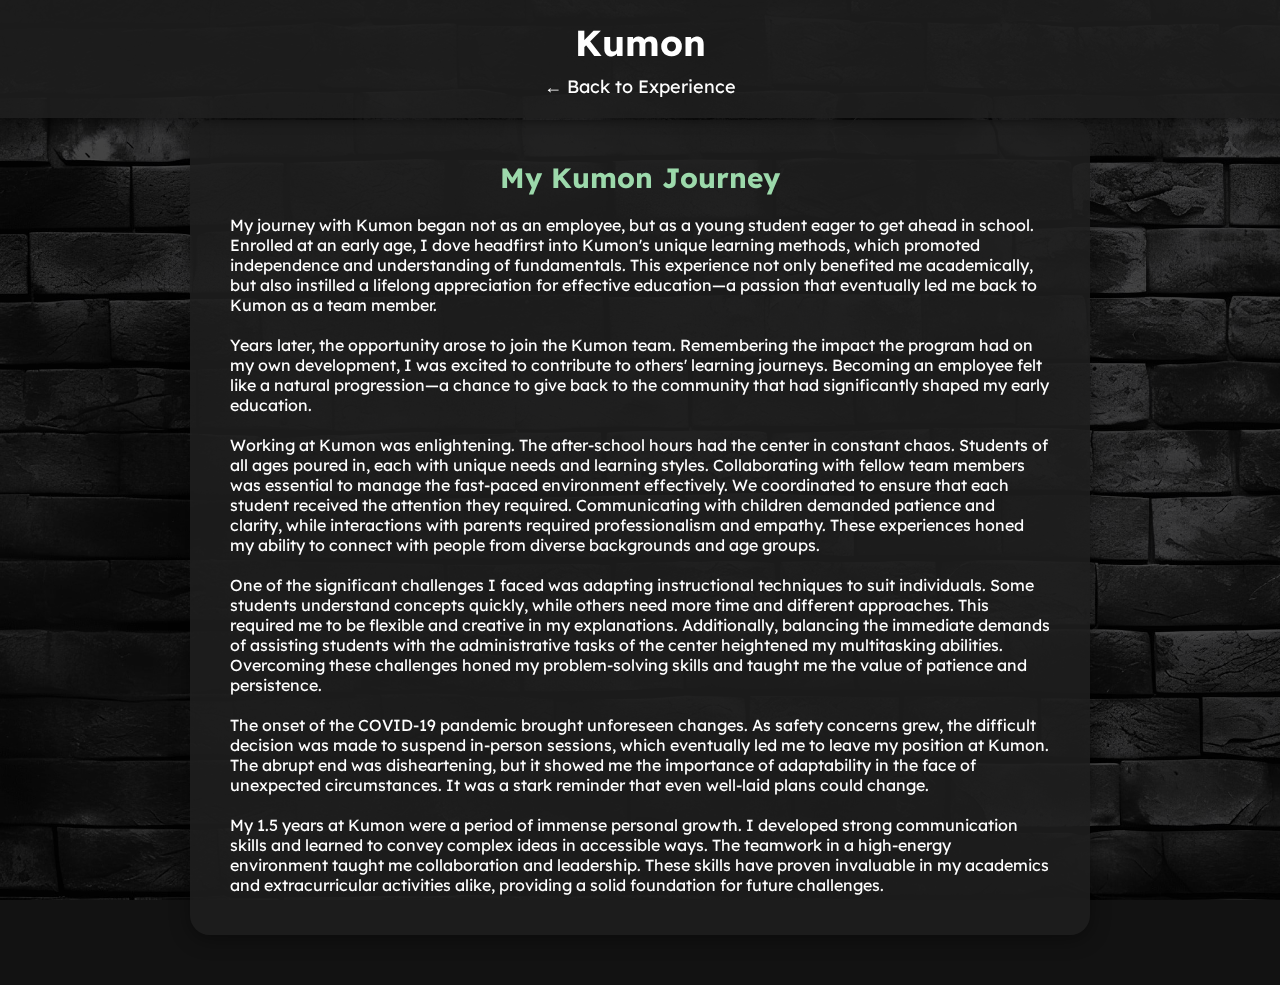
<file: kumon.html>
<!DOCTYPE html>
<html lang="en">
<head>
    <meta charset="UTF-8">
    <meta name="viewport" content="width=device-width, initial-scale=1.0">
    <title>Kumon - Experience Details</title>
    <link rel="stylesheet" href="styles.css">
    <link href="https://fonts.googleapis.com/css2?family=Lexend:wght@400;600&display=swap" rel="stylesheet">
</head>
<body>
    <div class="background-image"></div>
    <header>
        <h1>Kumon</h1>
        <nav>
            <a href="experience.html">← Back to Experience</a>
        </nav>
    </header>
    
    <section class="bubble">
        <h2 class="centered">My Kumon Journey</h2>
        
        <!-- <figure class="image-caption left">
            <img src="items/youngpianoimage.jpg" alt="Young Piano" class="story-image">
            <figcaption class="centered">Playing piano when I was young</figcaption>
        </figure> -->
        <p>
            My journey with Kumon began not as an employee, but as a young student eager to get ahead in school. Enrolled at an early age, I dove headfirst into Kumon's unique learning methods, which promoted independence and understanding of fundamentals. This experience not only benefited me academically, but also instilled a lifelong appreciation for effective education—a passion that eventually led me back to Kumon as a team member.
            <br><br>      
            Years later, the opportunity arose to join the Kumon team. Remembering the impact the program had on my own development, I was excited to contribute to others' learning journeys. Becoming an employee felt like a natural progression—a chance to give back to the community that had significantly shaped my early education.
            <br><br>
            Working at Kumon was enlightening. The after-school hours had the center in constant chaos. Students of all ages poured in, each with unique needs and learning styles. Collaborating with fellow team members was essential to manage the fast-paced environment effectively. We coordinated to ensure that each student received the attention they required. Communicating with children demanded patience and clarity, while interactions with parents required professionalism and empathy. These experiences honed my ability to connect with people from diverse backgrounds and age groups.
            <br><br>
        </p>
        
        <!-- <figure class="image-caption rightedit">
            <img src="items/firstytvideoimage.jpg" alt="First YouTube Video" class="story-image">
            <figcaption class="centered">My first YouTube video (Attack on Titan Opening #1)<a href="https://www.youtube.com/watch?v=8Nla7rmDPNU" target="_blank" class="video-button">Video</a></figcaption>
            
        </figure> -->
        <p>
            One of the significant challenges I faced was adapting instructional techniques to suit individuals. Some students understand concepts quickly, while others need more time and different approaches. This required me to be flexible and creative in my explanations. Additionally, balancing the immediate demands of assisting students with the administrative tasks of the center heightened my multitasking abilities. Overcoming these challenges honed my problem-solving skills and taught me the value of patience and persistence.
            <br><br>
            The onset of the COVID-19 pandemic brought unforeseen changes. As safety concerns grew, the difficult decision was made to suspend in-person sessions, which eventually led me to leave my position at Kumon. The abrupt end was disheartening, but it showed me the importance of adaptability in the face of unexpected circumstances. It was a stark reminder that even well-laid plans could change.
        </p>

        <!-- <figure class="image-caption leftedit">
            <img src="items/nuvolebianchethumbnail.png" alt="Katharsis Thumbnail" class="story-image">
            <figcaption class="centered">"Nuvole Bianche" - Ludovico Einaudi (via RK Piano)<a href="https://www.youtube.com/watch?v=PXhSCVWuNY8" target="_blank" class="video-button">Video</a></figcaption>
            
        </figure> -->
        <p>
            <br>
            My 1.5 years at Kumon were a period of immense personal growth. I developed strong communication skills and learned to convey complex ideas in accessible ways. The teamwork in a high-energy environment taught me collaboration and leadership. These skills have proven invaluable in my academics and extracurricular activities alike, providing a solid foundation for future challenges.
        </p>
    </section>
</body>
</html>
</file>
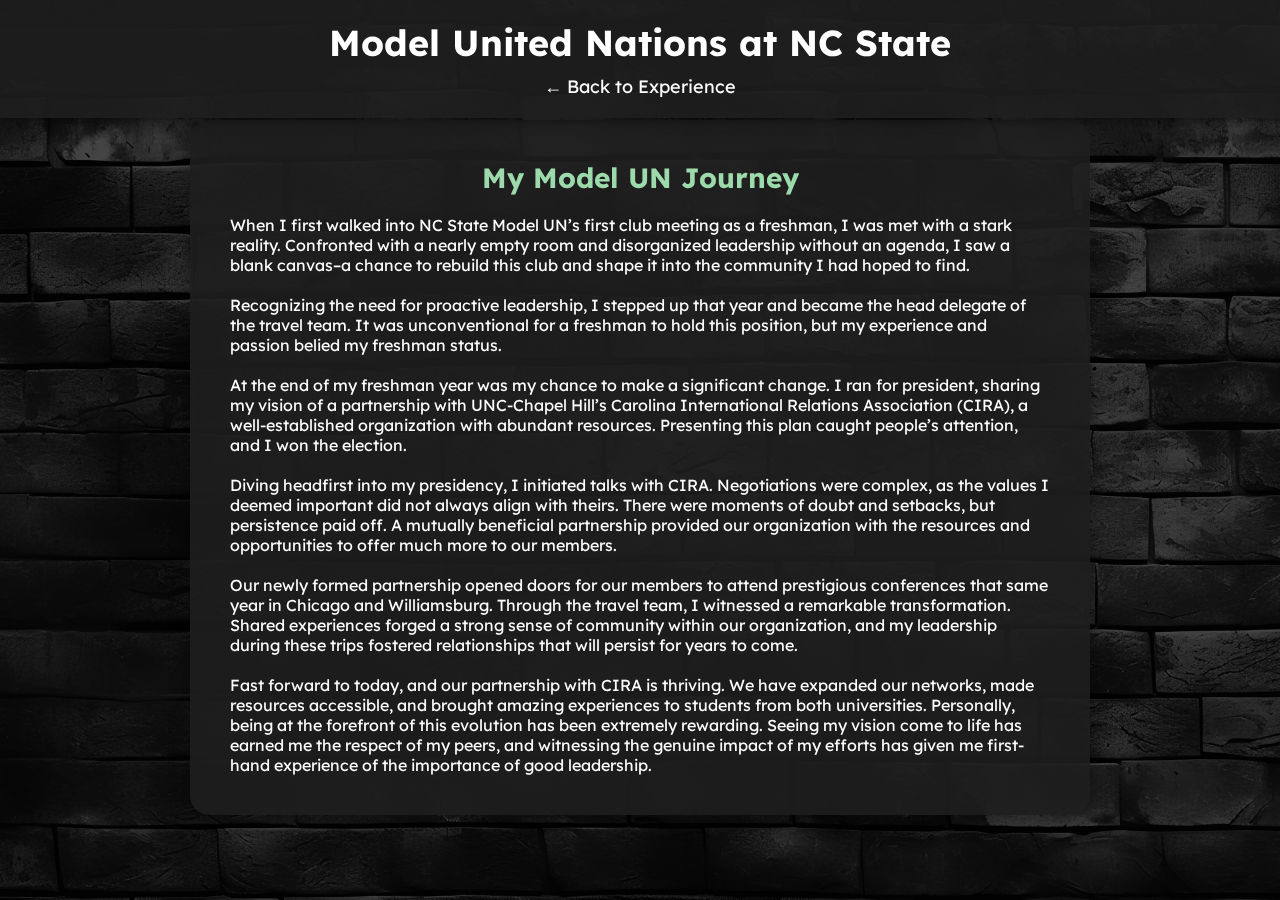
<file: mun.html>
<!DOCTYPE html>
<html lang="en">
<head>
    <meta charset="UTF-8">
    <meta name="viewport" content="width=device-width, initial-scale=1.0">
    <title>Model UN - Experience Details</title>
    <link rel="stylesheet" href="styles.css">
    <link href="https://fonts.googleapis.com/css2?family=Lexend:wght@400;600&display=swap" rel="stylesheet">
</head>
<body>
    <div class="background-image"></div>
    <header>
        <h1>Model United Nations at NC State</h1>
        <nav>
            <a href="experience.html">← Back to Experience</a>
        </nav>
    </header>
    
    <section class="bubble">
        <h2 class="centered">My Model UN Journey</h2>
        <p>
            When I first walked into NC State Model UN’s first club meeting as a freshman, I was met with a stark reality. Confronted with a nearly empty room and disorganized leadership without an agenda, I saw a blank canvas–a chance to rebuild this club and shape it into the community I had hoped to find.
            <br><br>
            Recognizing the need for proactive leadership, I stepped up that year and became the head delegate of the travel team. It was unconventional for a freshman to hold this position, but my experience and passion belied my freshman status.
        </p>

        <p>
            <br>At the end of my freshman year was my chance to make a significant change. I ran for president, sharing my vision of a partnership with UNC-Chapel Hill’s Carolina International Relations Association (CIRA), a well-established organization with abundant resources. Presenting this plan caught people’s attention, and I won the election.
            <br>
            <br>Diving headfirst into my presidency, I initiated talks with CIRA. Negotiations were complex, as the values I deemed important did not always align with theirs. There were moments of doubt and setbacks, but persistence paid off. A mutually beneficial partnership provided our organization with the resources and opportunities to offer much more to our members.
        </p>

        <p>
            <br>Our newly formed partnership opened doors for our members to attend prestigious conferences that same year in Chicago and Williamsburg. Through the travel team, I witnessed a remarkable transformation. Shared experiences forged a strong sense of community within our organization, and my leadership during these trips fostered relationships that will persist for years to come.
            <br>
            <br>Fast forward to today, and our partnership with CIRA is thriving. We have expanded our networks, made resources accessible, and brought amazing experiences to students from both universities. Personally, being at the forefront of this evolution has been extremely rewarding. Seeing my vision come to life has earned me the respect of my peers, and witnessing the genuine impact of my efforts has given me first-hand experience of the importance of good leadership.
        </p>
    </section>
    
</body>
</html>
</file>
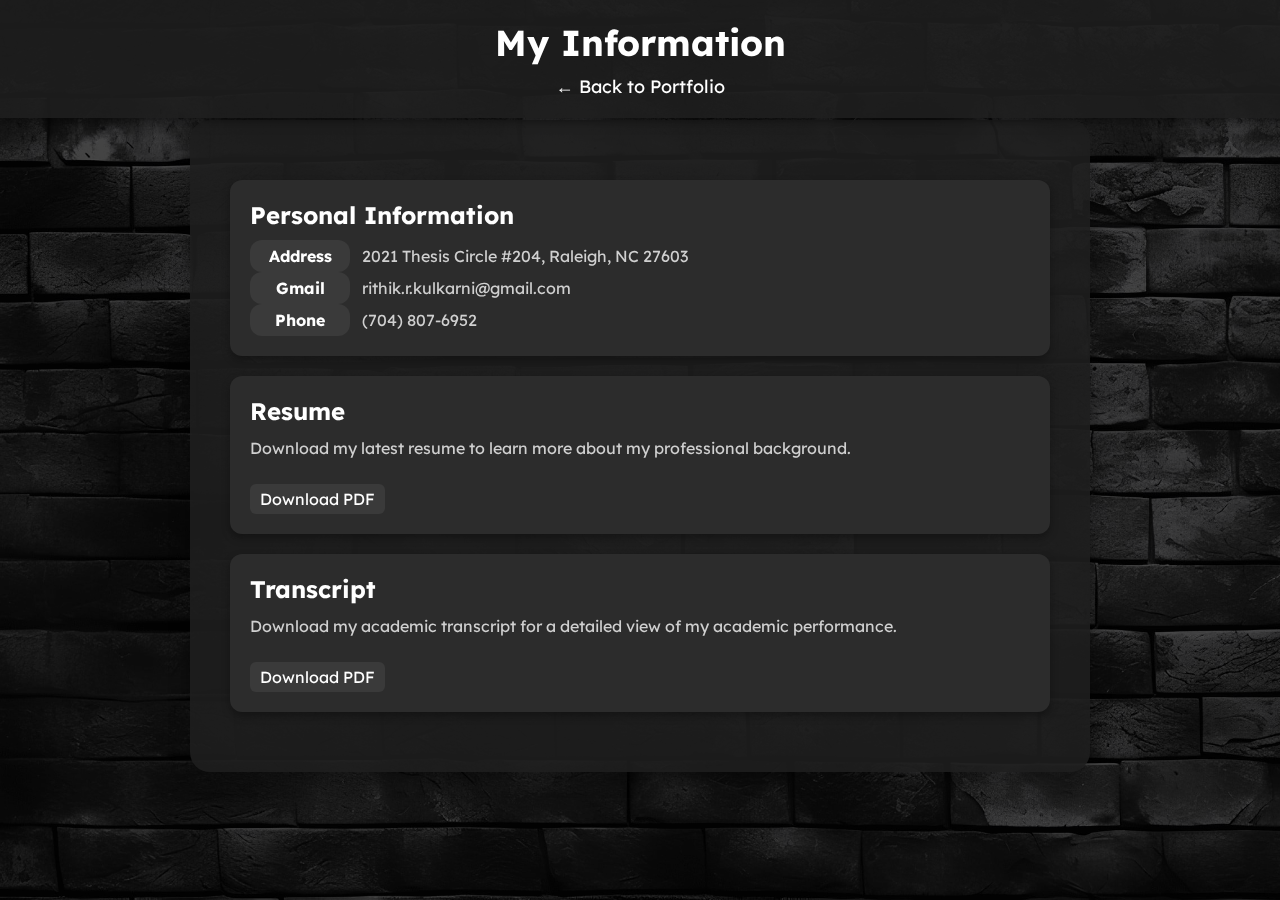
<file: myinformation.html>
<!DOCTYPE html>
<html lang="en">
<head>
    <meta charset="UTF-8">
    <meta name="viewport" content="width=device-width, initial-scale=1.0">
    <title>My Information - Your Name</title>
    <link rel="stylesheet" href="styles.css">
    <link href="https://fonts.googleapis.com/css2?family=Lexend:wght@400;600&display=swap" rel="stylesheet">
</head>
<body>
    <div class="background-image"></div>
    <header>
        <h1>My Information</h1>
        <nav>
            <a href="index.html">← Back to Portfolio</a>
        </nav>
    </header>
    
    <section class="bubble">
        <h2></h2>

        <!-- Personal Information Section -->
        <div class="info-entry">
            <h3>Personal Information</h3>
            <p class="info-description">
                <span class="label-bubble">Address</span> 2021 Thesis Circle #204, Raleigh, NC 27603
                <br>
                <span class="label-bubble">Gmail</span> rithik.r.kulkarni@gmail.com
                <br>
                <span class="label-bubble">Phone</span> (704) 807-6952
            </p>
        </div>
        
        <!-- Resume Section -->
        <div class="info-entry">
            <h3>Resume</h3>
            <p class="info-description">Download my latest resume to learn more about my professional background.</p> <br>
            <a href="items/rithikkulkarniresume.pdf" download class="download-link">Download PDF</a>
        </div>

        <!-- Transcript Section -->
        <div class="info-entry">
            <h3>Transcript</h3>
            <p class="info-description">Download my academic transcript for a detailed view of my academic performance.</p> <br>
            <a href="path/to/your_transcript.pdf" download class="download-link">Download PDF</a>
        </div>

    </section>
</body>
</html>
</file>
<file: styles.css>
/* General reset */
* {
    margin: 0;
    padding: 0;
    box-sizing: border-box;
    font-family: 'Lexend', sans-serif;
}

/* Background image */
.background-image {
    position: fixed;
    top: 0;
    left: 0;
    width: 100%;
    height: 100%;
    background-image: url('items/background.jpg'); /* Replace with your image URL */
    background-size: cover;
    background-attachment: fixed;
    z-index: -1;
    filter: brightness(0.4); /* Darken for readability */
}

header nav {
    display: flex;
    gap: 15px;
}

header nav a {
    color: #ffffff;
    text-decoration: none;
    font-size: 18px;
    transition: color 0.3s;
}

header nav a:hover {
    color: #9cd9ab; /* Light purple hover effect */
}

/* Header Styling */
header {
    position: fixed; /* Fixes the header at the top */
    top: 0;
    width: 100%;
    background-color: rgba(30, 30, 30, 0.9); /* Slight transparency for a subtle look */
    padding: 20px 0;
    box-shadow: 0 2px 10px rgba(0, 0, 0, 0.5);
    z-index: 10; /* Ensures the header stays above other content */
    display: flex;
    flex-direction: column;
    align-items: center;
}

header h1 {
    font-size: 36px;
    color: #ffffff;
    margin-bottom: 10px;
}

/* Add padding-top to body to prevent content from hiding behind header */
body {
    color: #ffffff; /* Set default font color to white */
    padding-top: 100px; /* Adjust this to match header height */
    background-color: #121212;
}

/* Section styling */
section {
    max-width: 900px;
    margin: 0 auto 50px auto;
    padding: 40px;
    position: relative;
}

section.bubble {
    background-color: rgba(30, 30, 30, 0.9);
    border-radius: 20px;
    padding: 40px;
    box-shadow: 0 4px 20px rgba(0, 0, 0, 0.4);
    margin-top: 20px;
}

/* Section headers */
h2 {
    color: #9cd9ab; /* Light purple */
    font-size: 28px;
    margin-bottom: 20px;
}

/* Project Section */
.project-list {
    display: flex;
    flex-wrap: wrap;
    gap: 20px;
}

.project-card {
    position: relative; /* Allows positioning within this container */
    display: flex;
    align-items: flex-start;
    background-color: #2c2c2c;
    padding: 20px;
    border-radius: 10px;
    width: 100%;
    box-shadow: 0 4px 8px rgba(0, 0, 0, 0.3);
    transition: transform 0.3s;
}

.project-card:hover {
    transform: translateY(-3px);
    transform: scale(1.03);
}

.project-card h3 {
    font-size: 22px;
    margin-bottom: 10px;
}

.project-card a {
    color: #e3e3e3;
    text-decoration: none;
    font-weight: bold;
}

/* Skill Bubbles Styling */
.skill-bubbles {
    display: flex;
    flex-wrap: wrap;
    gap: 5px;
    margin-top: 10px;
}

.skill {
    background-color: #69986a; /* Matches "REQUEST ACCESS" button background */
    border-radius: 15px;
    padding: 5px 10px;
    font-size: 0.9em;
    color: #ffffff; /* White font color */
    text-align: center;
    border: none; /* Removes border */
}

/* Experience Section Styling */
.experience-entry {
    position: relative; /* Allows positioning within this container */
    display: flex;
    align-items: flex-start;
    margin-bottom: 20px;
    padding: 15px;
    background-color: #2c2c2c;
    border-radius: 10px;
    box-shadow: 0 4px 8px rgba(0, 0, 0, 0.3);
    transition: transform 0.3s ease, box-shadow 0.3s ease;
}

.experience-entry:hover {
    transform: translateY(-3px);
    transform: scale(1.03);
}

.company-logo {
    width: 60px;
    height: 60px;
    margin-right: 15px;
    background-color: #ffffff;
    padding: 4px;
    border-radius: 50%;
    object-fit: cover;
}

.experience-details {
    max-width: 80%; /* Keeps layout responsive */
}

.experience-details h3 {
    color: #ffffff;
    font-size: 24px;
    margin: 0 0 5px;
}

.role-info {
    color: #d0d0d0; /* Lighter gray for role details */
    font-size: 16px;
    margin-bottom: 10px;
    font-weight:bold;
}

.experience-description {
    color: #e7e7e7;
    font-size: 16px;
    line-height: 1.5;
}

/* More Details Button Styling */
.details-button {
    position: absolute;
    top: 10px;
    right: 10px;
    background-color: #5e5e5e; /* Light grey background */
    color: #ffffff;
    border: none;
    padding: 6px 12px;
    border-radius: 8px;
    cursor: pointer;
    font-size: 14px;
    transition: background-color 0.3s ease;
}

.details-button:hover {
    background-color: #9cd9ab; /* Light green on hover */
}

/* Container for icons and navigation */
.header-navigation {
    display: flex;
    align-items: center;
    gap: 15px; /* Space between icons and navigation links */
}

/* Social Media Bubble Icons in Header */
.social-icons {
    display: flex;
    gap: 8px; /* Close spacing between icons */
}

.icon-bubble {
    display: inline-flex;
    align-items: center;
    justify-content: center;
    width: 40px; /* Adjusted smaller bubble size */
    height: 40px;
    background-color: #1e1e1e;
    border-radius: 12px; /* Rounded square shape for all icons */
    box-shadow: 0 3px 6px rgba(0, 0, 0, 0.3);
    transition: transform 0.3s, box-shadow 0.3s;
}

.icon-bubble:hover {
    transform: scale(1.2);
    box-shadow: 0 5px 10px rgba(0, 0, 0, 0.4);
}

.icon-bubble img {
    width: 60%;
    height: 60%;
    object-fit: cover;
}

/* Specific style for Instagram icon */
.icon-bubble[href*="https://www.instagram.com/rithikkulkarni1/"] {
    border-radius: 20px; /* More rounded shape for Instagram icon */
}

/* Navigation Links */
nav {
    display: flex;
    gap: 15px; /* Space between navigation links */
}

nav a {
    color: #ffffff;
    text-decoration: none;
    font-size: 18px;
    transition: color 0.3s;
}

nav a:hover {
    color: #9cd9ab; /* Light purple hover effect */
}

/* Styling for My Information Page Entries */
.info-entry {
    margin-bottom: 20px;
    padding: 20px;
    background-color: #2c2c2c; /* Light gray background for readability */
    border-radius: 12px;
    box-shadow: 0 4px 8px rgba(0, 0, 0, 0.3);
}

.info-entry h3 {
    font-size: 24px;
    color: #ffffff;
    margin-bottom: 10px;
}

.info-description {
    font-size: 16px;
    color: #d0d0d0;
    line-height: 1.5;
    margin-bottom: 10px;
}

.download-link {
    display: inline-block;
    color: #ffffff;
    background-color: #3a3a3a;
    padding: 5px 10px;
    border-radius: 6px;
    text-decoration: none;
    transition: background-color 0.3s;
}

.download-link:hover {
    background-color: #9cd9ab; /* Light purple for hover effect */
}

/* Styling for Info Description Labels */
.info-description {
    display: flex;
    flex-direction: column;
    gap: 10px;
}

.label-bubble {
    display: inline-flex;
    justify-content: center; /* Centers text horizontally */
    align-items: center; /* Centers text vertically */
    width: 100px; /* Set the width to align all labels */
    background-color: #3a3a3a; /* Light contrast bubble background */
    color: #ffffff;
    padding: 4px 8px;
    border-radius: 12px;
    font-weight: bold;
    margin-right: 8px;
    text-align: center;
}

.info-description span + span {
    margin-left: 8px;
}

.info-description > span {
    display: inline-flex;
    align-items: center;
}

.info-entry p {
    display: inline;
}

/* Style for figure container with float */
.image-caption {
    width: 250px;
    margin: 0;
    text-align: center;
}

.image-caption.left {
    float: left;
    margin-left: 15px;
    margin-bottom: 5px;
    margin-top: 10px;
    margin-right: 15px;
}

.image-caption.leftedit {
    float: left;
    margin-left: 15px;
    margin-bottom: 5px;
    margin-top: 20px;
    margin-right: 15px;
}

.image-caption.right {
    float: right;
    margin-left: 15px;
    margin-bottom: 5px;
    margin-top: 15px;
    margin-right: 15px;
}

.image-caption.rightedit {
    float: right;
    margin-left: 15px;
    margin-bottom: 0px;
    margin-top: 0%;
    margin-right: 15px;
}

.story-image {
    width: 100%; /* Fill the figure container */
    border-radius: 8px;
    box-shadow: 0 4px 8px rgba(0, 0, 0, 0.3);
}

.image-caption figcaption {
    font-size: 0.7em; /* Smaller font for caption */
    color: #c0c0c0; /* Light gray for subtlety */
    margin-top: 3px;
}

/* Clear floats after paragraphs */
.bubble p::after {
    content: "";
    display: table;
    clear: both;
}

.justified {
    text-align: justify;
}

.centered {
    text-align: center;
}

/* Video Button Styling */
.video-button {
    display: inline-block;
    margin-left: 4px;
    padding: 2px 4px;
    background-color: #b3b3b3; /* Light purple or customize as needed */
    color: #121212;
    font-size: 0.8em;
    text-decoration: none;
    border-radius: 5px;
    transition: background-color 0.3s ease;
}

.video-button:hover {
    background-color: #78b38f; /* Darker shade on hover */
}

.bubble-skill {
    background-color: #2c2c2c;
    padding: 10px;
    margin: 10px 0;
    border-radius: 15px;
    box-shadow: 0 4px 8px rgba(0, 0, 0, 0.2); /* Soft shadow for a floating effect */
    font-size: 1rem;
    line-height: 1.5;
}
</file>
<file: assets2/css/main.css>
@import url("fontawesome-all.min.css");
@import url("https://fonts.googleapis.com/css?family=Source+Sans+Pro:300,300italic,400,400italic,600,600italic,700,700italic");

/*
	Directive by HTML5 UP
	html5up.net | @ajlkn
	Free for personal and commercial use under the CCA 3.0 license (html5up.net/license)
*/

html, body, div, span, applet, object,
iframe, h1, h2, h3, h4, h5, h6, p, blockquote,
pre, a, abbr, acronym, address, big, cite,
code, del, dfn, em, img, ins, kbd, q, s, samp,
small, strike, strong, sub, sup, tt, var, b,
u, i, center, dl, dt, dd, ol, ul, li, fieldset,
form, label, legend, table, caption, tbody,
tfoot, thead, tr, th, td, article, aside,
canvas, details, embed, figure, figcaption,
footer, header, hgroup, menu, nav, output, ruby,
section, summary, time, mark, audio, video {
	margin: 0;
	padding: 0;
	border: 0;
	font-size: 100%;
	font: inherit;
	vertical-align: baseline;}

article, aside, details, figcaption, figure,
footer, header, hgroup, menu, nav, section {
	display: block;}

body {
	line-height: 1;
}

ol, ul {
	list-style: none;
}

blockquote, q {
	quotes: none;
}

	blockquote:before, blockquote:after, q:before, q:after {
		content: '';
		content: none;
	}

table {
	border-collapse: collapse;
	border-spacing: 0;
}

body {
	-webkit-text-size-adjust: none;
}

mark {
	background-color: transparent;
	color: inherit;
}

input::-moz-focus-inner {
	border: 0;
	padding: 0;
}

input, select, textarea {
	-moz-appearance: none;
	-webkit-appearance: none;
	-ms-appearance: none;
	appearance: none;
}

/* Basic */

	html {
		box-sizing: border-box;
	}

	*, *:before, *:after {
		box-sizing: inherit;
	}

	html, body {
		height: 100%;
	}

	body {
		background: #ffffff;
	}

		body.is-preload *, body.is-preload *:before, body.is-preload *:after {
			-moz-animation: none !important;
			-webkit-animation: none !important;
			-ms-animation: none !important;
			animation: none !important;
			-moz-transition: none !important;
			-webkit-transition: none !important;
			-ms-transition: none !important;
			transition: none !important;
		}

	body, input, select, textarea {
		color: #6e6e6e;
		font-family: 'Source Sans Pro', sans-serif;
		font-size: 16pt;
		font-weight: 400;
		line-height: 1.75em;
	}

	a {
		-moz-transition: color 0.2s ease-in-out, border-bottom-color 0.2s ease-in-out;
		-webkit-transition: color 0.2s ease-in-out, border-bottom-color 0.2s ease-in-out;
		-ms-transition: color 0.2s ease-in-out, border-bottom-color 0.2s ease-in-out;
		transition: color 0.2s ease-in-out, border-bottom-color 0.2s ease-in-out;
		border-bottom: dotted 1px;
		color: #4eb980;
		text-decoration: none;
	}

		a:hover {
			border-bottom-color: transparent;
		}

	strong, b {
		font-weight: 600;
		color: #5b5b5b;
	}

	em, i {
		font-style: italic;
	}

	p, ul, ol, dl, table, blockquote, form {
		margin: 0 0 2em 0;
	}

	h1, h2, h3, h4, h5, h6 {
		color: #5b5b5b;
		font-weight: 700;
		letter-spacing: 0.125em;
		line-height: 1.75em;
		margin-bottom: 1em;
		text-transform: uppercase;
		text-align: center;
	}

		h1 a, h2 a, h3 a, h4 a, h5 a, h6 a {
			color: inherit;
			text-decoration: none;
		}

	h2 {
		font-size: 1.75em;
	}

	h3 {
		font-size: 1.5em;
	}

	sub {
		font-size: 0.8em;
		position: relative;
		top: 0.5em;
	}

	sup {
		font-size: 0.8em;
		position: relative;
		top: -0.5em;
	}

	hr {
		border: 0;
		border-top: solid 1px rgba(224, 224, 224, 0.75);
		margin-bottom: 1.5em;
	}

	blockquote {
		border-left: solid 0.5em rgba(224, 224, 224, 0.75);
		font-style: italic;
		padding: 1em 0 1em 2em;
	}

/* Container */

	.container {
		margin: 0 auto;
		max-width: 100%;
		width: 51em;
	}

		.container.medium {
			width: 38.25em;
		}

		@media screen and (max-width: 1280px) {

			.container {
				width: 48em;
			}

				.container.medium {
					width: 36em;
				}

		}

		@media screen and (max-width: 980px) {

			.container {
				width: 95%;
			}

				.container.medium {
					width: 71.25%;
				}

		}

		@media screen and (max-width: 840px) {

			.container {
				width: 95% !important;
			}

		}

		@media screen and (max-width: 736px) {

			.container {
				width: 90% !important;
			}

		}

		@media screen and (max-width: 480px) {

			.container {
				width: 100% !important;
			}

		}

/* Row */

	.row {
		display: flex;
		flex-wrap: wrap;
		box-sizing: border-box;
		align-items: stretch;
	}

		.row > * {
			box-sizing: border-box;
		}

		.row.gtr-uniform > * > :last-child {
			margin-bottom: 0;
		}

		.row.aln-left {
			justify-content: flex-start;
		}

		.row.aln-center {
			justify-content: center;
		}

		.row.aln-right {
			justify-content: flex-end;
		}

		.row.aln-top {
			align-items: flex-start;
		}

		.row.aln-middle {
			align-items: center;
		}

		.row.aln-bottom {
			align-items: flex-end;
		}

		.row > .imp {
			order: -1;
		}

		.row > .col-1 {
			width: 8.33333%;
		}

		.row > .off-1 {
			margin-left: 8.33333%;
		}

		.row > .col-2 {
			width: 16.66667%;
		}

		.row > .off-2 {
			margin-left: 16.66667%;
		}

		.row > .col-3 {
			width: 25%;
		}

		.row > .off-3 {
			margin-left: 25%;
		}

		.row > .col-4 {
			width: 33.33333%;
		}

		.row > .off-4 {
			margin-left: 33.33333%;
		}

		.row > .col-5 {
			width: 41.66667%;
		}

		.row > .off-5 {
			margin-left: 41.66667%;
		}

		.row > .col-6 {
			width: 50%;
		}

		.row > .off-6 {
			margin-left: 50%;
		}

		.row > .col-7 {
			width: 58.33333%;
		}

		.row > .off-7 {
			margin-left: 58.33333%;
		}

		.row > .col-8 {
			width: 66.66667%;
		}

		.row > .off-8 {
			margin-left: 66.66667%;
		}

		.row > .col-9 {
			width: 75%;
		}

		.row > .off-9 {
			margin-left: 75%;
		}

		.row > .col-10 {
			width: 83.33333%;
		}

		.row > .off-10 {
			margin-left: 83.33333%;
		}

		.row > .col-11 {
			width: 91.66667%;
		}

		.row > .off-11 {
			margin-left: 91.66667%;
		}

		.row > .col-12 {
			width: 100%;
		}

		.row > .off-12 {
			margin-left: 100%;
		}

		.row.gtr-0 {
			margin-top: 0px;
			margin-left: 0px;
		}

			.row.gtr-0 > * {
				padding: 0px 0 0 0px;
			}

			.row.gtr-0.gtr-uniform {
				margin-top: 0px;
			}

				.row.gtr-0.gtr-uniform > * {
					padding-top: 0px;
				}

		.row.gtr-25 {
			margin-top: -7.5px;
			margin-left: -7.5px;
		}

			.row.gtr-25 > * {
				padding: 7.5px 0 0 7.5px;
			}

			.row.gtr-25.gtr-uniform {
				margin-top: -7.5px;
			}

				.row.gtr-25.gtr-uniform > * {
					padding-top: 7.5px;
				}

		.row.gtr-50 {
			margin-top: -15px;
			margin-left: -15px;
		}

			.row.gtr-50 > * {
				padding: 15px 0 0 15px;
			}

			.row.gtr-50.gtr-uniform {
				margin-top: -15px;
			}

				.row.gtr-50.gtr-uniform > * {
					padding-top: 15px;
				}

		.row {
			margin-top: -30px;
			margin-left: -30px;
		}

			.row > * {
				padding: 30px 0 0 30px;
			}

			.row.gtr-uniform {
				margin-top: -30px;
			}

				.row.gtr-uniform > * {
					padding-top: 30px;
				}

		.row.gtr-150 {
			margin-top: -45px;
			margin-left: -45px;
		}

			.row.gtr-150 > * {
				padding: 45px 0 0 45px;
			}

			.row.gtr-150.gtr-uniform {
				margin-top: -45px;
			}

				.row.gtr-150.gtr-uniform > * {
					padding-top: 45px;
				}

		.row.gtr-200 {
			margin-top: -60px;
			margin-left: -60px;
		}

			.row.gtr-200 > * {
				padding: 60px 0 0 60px;
			}

			.row.gtr-200.gtr-uniform {
				margin-top: -60px;
			}

				.row.gtr-200.gtr-uniform > * {
					padding-top: 60px;
				}

		@media screen and (max-width: 1680px) {

			.row {
				display: flex;
				flex-wrap: wrap;
				box-sizing: border-box;
				align-items: stretch;
			}

				.row > * {
					box-sizing: border-box;
				}

				.row.gtr-uniform > * > :last-child {
					margin-bottom: 0;
				}

				.row.aln-left {
					justify-content: flex-start;
				}

				.row.aln-center {
					justify-content: center;
				}

				.row.aln-right {
					justify-content: flex-end;
				}

				.row.aln-top {
					align-items: flex-start;
				}

				.row.aln-middle {
					align-items: center;
				}

				.row.aln-bottom {
					align-items: flex-end;
				}

				.row > .imp-wide {
					order: -1;
				}

				.row > .col-1-wide {
					width: 8.33333%;
				}

				.row > .off-1-wide {
					margin-left: 8.33333%;
				}

				.row > .col-2-wide {
					width: 16.66667%;
				}

				.row > .off-2-wide {
					margin-left: 16.66667%;
				}

				.row > .col-3-wide {
					width: 25%;
				}

				.row > .off-3-wide {
					margin-left: 25%;
				}

				.row > .col-4-wide {
					width: 33.33333%;
				}

				.row > .off-4-wide {
					margin-left: 33.33333%;
				}

				.row > .col-5-wide {
					width: 41.66667%;
				}

				.row > .off-5-wide {
					margin-left: 41.66667%;
				}

				.row > .col-6-wide {
					width: 50%;
				}

				.row > .off-6-wide {
					margin-left: 50%;
				}

				.row > .col-7-wide {
					width: 58.33333%;
				}

				.row > .off-7-wide {
					margin-left: 58.33333%;
				}

				.row > .col-8-wide {
					width: 66.66667%;
				}

				.row > .off-8-wide {
					margin-left: 66.66667%;
				}

				.row > .col-9-wide {
					width: 75%;
				}

				.row > .off-9-wide {
					margin-left: 75%;
				}

				.row > .col-10-wide {
					width: 83.33333%;
				}

				.row > .off-10-wide {
					margin-left: 83.33333%;
				}

				.row > .col-11-wide {
					width: 91.66667%;
				}

				.row > .off-11-wide {
					margin-left: 91.66667%;
				}

				.row > .col-12-wide {
					width: 100%;
				}

				.row > .off-12-wide {
					margin-left: 100%;
				}

				.row.gtr-0 {
					margin-top: 0px;
					margin-left: 0px;
				}

					.row.gtr-0 > * {
						padding: 0px 0 0 0px;
					}

					.row.gtr-0.gtr-uniform {
						margin-top: 0px;
					}

						.row.gtr-0.gtr-uniform > * {
							padding-top: 0px;
						}

				.row.gtr-25 {
					margin-top: -7.5px;
					margin-left: -7.5px;
				}

					.row.gtr-25 > * {
						padding: 7.5px 0 0 7.5px;
					}

					.row.gtr-25.gtr-uniform {
						margin-top: -7.5px;
					}

						.row.gtr-25.gtr-uniform > * {
							padding-top: 7.5px;
						}

				.row.gtr-50 {
					margin-top: -15px;
					margin-left: -15px;
				}

					.row.gtr-50 > * {
						padding: 15px 0 0 15px;
					}

					.row.gtr-50.gtr-uniform {
						margin-top: -15px;
					}

						.row.gtr-50.gtr-uniform > * {
							padding-top: 15px;
						}

				.row {
					margin-top: -30px;
					margin-left: -30px;
				}

					.row > * {
						padding: 30px 0 0 30px;
					}

					.row.gtr-uniform {
						margin-top: -30px;
					}

						.row.gtr-uniform > * {
							padding-top: 30px;
						}

				.row.gtr-150 {
					margin-top: -45px;
					margin-left: -45px;
				}

					.row.gtr-150 > * {
						padding: 45px 0 0 45px;
					}

					.row.gtr-150.gtr-uniform {
						margin-top: -45px;
					}

						.row.gtr-150.gtr-uniform > * {
							padding-top: 45px;
						}

				.row.gtr-200 {
					margin-top: -60px;
					margin-left: -60px;
				}

					.row.gtr-200 > * {
						padding: 60px 0 0 60px;
					}

					.row.gtr-200.gtr-uniform {
						margin-top: -60px;
					}

						.row.gtr-200.gtr-uniform > * {
							padding-top: 60px;
						}

		}

		@media screen and (max-width: 1280px) {

			.row {
				display: flex;
				flex-wrap: wrap;
				box-sizing: border-box;
				align-items: stretch;
			}

				.row > * {
					box-sizing: border-box;
				}

				.row.gtr-uniform > * > :last-child {
					margin-bottom: 0;
				}

				.row.aln-left {
					justify-content: flex-start;
				}

				.row.aln-center {
					justify-content: center;
				}

				.row.aln-right {
					justify-content: flex-end;
				}

				.row.aln-top {
					align-items: flex-start;
				}

				.row.aln-middle {
					align-items: center;
				}

				.row.aln-bottom {
					align-items: flex-end;
				}

				.row > .imp-normal {
					order: -1;
				}

				.row > .col-1-normal {
					width: 8.33333%;
				}

				.row > .off-1-normal {
					margin-left: 8.33333%;
				}

				.row > .col-2-normal {
					width: 16.66667%;
				}

				.row > .off-2-normal {
					margin-left: 16.66667%;
				}

				.row > .col-3-normal {
					width: 25%;
				}

				.row > .off-3-normal {
					margin-left: 25%;
				}

				.row > .col-4-normal {
					width: 33.33333%;
				}

				.row > .off-4-normal {
					margin-left: 33.33333%;
				}

				.row > .col-5-normal {
					width: 41.66667%;
				}

				.row > .off-5-normal {
					margin-left: 41.66667%;
				}

				.row > .col-6-normal {
					width: 50%;
				}

				.row > .off-6-normal {
					margin-left: 50%;
				}

				.row > .col-7-normal {
					width: 58.33333%;
				}

				.row > .off-7-normal {
					margin-left: 58.33333%;
				}

				.row > .col-8-normal {
					width: 66.66667%;
				}

				.row > .off-8-normal {
					margin-left: 66.66667%;
				}

				.row > .col-9-normal {
					width: 75%;
				}

				.row > .off-9-normal {
					margin-left: 75%;
				}

				.row > .col-10-normal {
					width: 83.33333%;
				}

				.row > .off-10-normal {
					margin-left: 83.33333%;
				}

				.row > .col-11-normal {
					width: 91.66667%;
				}

				.row > .off-11-normal {
					margin-left: 91.66667%;
				}

				.row > .col-12-normal {
					width: 100%;
				}

				.row > .off-12-normal {
					margin-left: 100%;
				}

				.row.gtr-0 {
					margin-top: 0px;
					margin-left: 0px;
				}

					.row.gtr-0 > * {
						padding: 0px 0 0 0px;
					}

					.row.gtr-0.gtr-uniform {
						margin-top: 0px;
					}

						.row.gtr-0.gtr-uniform > * {
							padding-top: 0px;
						}

				.row.gtr-25 {
					margin-top: -7.5px;
					margin-left: -7.5px;
				}

					.row.gtr-25 > * {
						padding: 7.5px 0 0 7.5px;
					}

					.row.gtr-25.gtr-uniform {
						margin-top: -7.5px;
					}

						.row.gtr-25.gtr-uniform > * {
							padding-top: 7.5px;
						}

				.row.gtr-50 {
					margin-top: -15px;
					margin-left: -15px;
				}

					.row.gtr-50 > * {
						padding: 15px 0 0 15px;
					}

					.row.gtr-50.gtr-uniform {
						margin-top: -15px;
					}

						.row.gtr-50.gtr-uniform > * {
							padding-top: 15px;
						}

				.row {
					margin-top: -30px;
					margin-left: -30px;
				}

					.row > * {
						padding: 30px 0 0 30px;
					}

					.row.gtr-uniform {
						margin-top: -30px;
					}

						.row.gtr-uniform > * {
							padding-top: 30px;
						}

				.row.gtr-150 {
					margin-top: -45px;
					margin-left: -45px;
				}

					.row.gtr-150 > * {
						padding: 45px 0 0 45px;
					}

					.row.gtr-150.gtr-uniform {
						margin-top: -45px;
					}

						.row.gtr-150.gtr-uniform > * {
							padding-top: 45px;
						}

				.row.gtr-200 {
					margin-top: -60px;
					margin-left: -60px;
				}

					.row.gtr-200 > * {
						padding: 60px 0 0 60px;
					}

					.row.gtr-200.gtr-uniform {
						margin-top: -60px;
					}

						.row.gtr-200.gtr-uniform > * {
							padding-top: 60px;
						}

		}

		@media screen and (max-width: 980px) {

			.row {
				display: flex;
				flex-wrap: wrap;
				box-sizing: border-box;
				align-items: stretch;
			}

				.row > * {
					box-sizing: border-box;
				}

				.row.gtr-uniform > * > :last-child {
					margin-bottom: 0;
				}

				.row.aln-left {
					justify-content: flex-start;
				}

				.row.aln-center {
					justify-content: center;
				}

				.row.aln-right {
					justify-content: flex-end;
				}

				.row.aln-top {
					align-items: flex-start;
				}

				.row.aln-middle {
					align-items: center;
				}

				.row.aln-bottom {
					align-items: flex-end;
				}

				.row > .imp-narrow {
					order: -1;
				}

				.row > .col-1-narrow {
					width: 8.33333%;
				}

				.row > .off-1-narrow {
					margin-left: 8.33333%;
				}

				.row > .col-2-narrow {
					width: 16.66667%;
				}

				.row > .off-2-narrow {
					margin-left: 16.66667%;
				}

				.row > .col-3-narrow {
					width: 25%;
				}

				.row > .off-3-narrow {
					margin-left: 25%;
				}

				.row > .col-4-narrow {
					width: 33.33333%;
				}

				.row > .off-4-narrow {
					margin-left: 33.33333%;
				}

				.row > .col-5-narrow {
					width: 41.66667%;
				}

				.row > .off-5-narrow {
					margin-left: 41.66667%;
				}

				.row > .col-6-narrow {
					width: 50%;
				}

				.row > .off-6-narrow {
					margin-left: 50%;
				}

				.row > .col-7-narrow {
					width: 58.33333%;
				}

				.row > .off-7-narrow {
					margin-left: 58.33333%;
				}

				.row > .col-8-narrow {
					width: 66.66667%;
				}

				.row > .off-8-narrow {
					margin-left: 66.66667%;
				}

				.row > .col-9-narrow {
					width: 75%;
				}

				.row > .off-9-narrow {
					margin-left: 75%;
				}

				.row > .col-10-narrow {
					width: 83.33333%;
				}

				.row > .off-10-narrow {
					margin-left: 83.33333%;
				}

				.row > .col-11-narrow {
					width: 91.66667%;
				}

				.row > .off-11-narrow {
					margin-left: 91.66667%;
				}

				.row > .col-12-narrow {
					width: 100%;
				}

				.row > .off-12-narrow {
					margin-left: 100%;
				}

				.row.gtr-0 {
					margin-top: 0px;
					margin-left: 0px;
				}

					.row.gtr-0 > * {
						padding: 0px 0 0 0px;
					}

					.row.gtr-0.gtr-uniform {
						margin-top: 0px;
					}

						.row.gtr-0.gtr-uniform > * {
							padding-top: 0px;
						}

				.row.gtr-25 {
					margin-top: -7.5px;
					margin-left: -7.5px;
				}

					.row.gtr-25 > * {
						padding: 7.5px 0 0 7.5px;
					}

					.row.gtr-25.gtr-uniform {
						margin-top: -7.5px;
					}

						.row.gtr-25.gtr-uniform > * {
							padding-top: 7.5px;
						}

				.row.gtr-50 {
					margin-top: -15px;
					margin-left: -15px;
				}

					.row.gtr-50 > * {
						padding: 15px 0 0 15px;
					}

					.row.gtr-50.gtr-uniform {
						margin-top: -15px;
					}

						.row.gtr-50.gtr-uniform > * {
							padding-top: 15px;
						}

				.row {
					margin-top: -30px;
					margin-left: -30px;
				}

					.row > * {
						padding: 30px 0 0 30px;
					}

					.row.gtr-uniform {
						margin-top: -30px;
					}

						.row.gtr-uniform > * {
							padding-top: 30px;
						}

				.row.gtr-150 {
					margin-top: -45px;
					margin-left: -45px;
				}

					.row.gtr-150 > * {
						padding: 45px 0 0 45px;
					}

					.row.gtr-150.gtr-uniform {
						margin-top: -45px;
					}

						.row.gtr-150.gtr-uniform > * {
							padding-top: 45px;
						}

				.row.gtr-200 {
					margin-top: -60px;
					margin-left: -60px;
				}

					.row.gtr-200 > * {
						padding: 60px 0 0 60px;
					}

					.row.gtr-200.gtr-uniform {
						margin-top: -60px;
					}

						.row.gtr-200.gtr-uniform > * {
							padding-top: 60px;
						}

		}

		@media screen and (max-width: 840px) {

			.row {
				display: flex;
				flex-wrap: wrap;
				box-sizing: border-box;
				align-items: stretch;
			}

				.row > * {
					box-sizing: border-box;
				}

				.row.gtr-uniform > * > :last-child {
					margin-bottom: 0;
				}

				.row.aln-left {
					justify-content: flex-start;
				}

				.row.aln-center {
					justify-content: center;
				}

				.row.aln-right {
					justify-content: flex-end;
				}

				.row.aln-top {
					align-items: flex-start;
				}

				.row.aln-middle {
					align-items: center;
				}

				.row.aln-bottom {
					align-items: flex-end;
				}

				.row > .imp-narrower {
					order: -1;
				}

				.row > .col-1-narrower {
					width: 8.33333%;
				}

				.row > .off-1-narrower {
					margin-left: 8.33333%;
				}

				.row > .col-2-narrower {
					width: 16.66667%;
				}

				.row > .off-2-narrower {
					margin-left: 16.66667%;
				}

				.row > .col-3-narrower {
					width: 25%;
				}

				.row > .off-3-narrower {
					margin-left: 25%;
				}

				.row > .col-4-narrower {
					width: 33.33333%;
				}

				.row > .off-4-narrower {
					margin-left: 33.33333%;
				}

				.row > .col-5-narrower {
					width: 41.66667%;
				}

				.row > .off-5-narrower {
					margin-left: 41.66667%;
				}

				.row > .col-6-narrower {
					width: 50%;
				}

				.row > .off-6-narrower {
					margin-left: 50%;
				}

				.row > .col-7-narrower {
					width: 58.33333%;
				}

				.row > .off-7-narrower {
					margin-left: 58.33333%;
				}

				.row > .col-8-narrower {
					width: 66.66667%;
				}

				.row > .off-8-narrower {
					margin-left: 66.66667%;
				}

				.row > .col-9-narrower {
					width: 75%;
				}

				.row > .off-9-narrower {
					margin-left: 75%;
				}

				.row > .col-10-narrower {
					width: 83.33333%;
				}

				.row > .off-10-narrower {
					margin-left: 83.33333%;
				}

				.row > .col-11-narrower {
					width: 91.66667%;
				}

				.row > .off-11-narrower {
					margin-left: 91.66667%;
				}

				.row > .col-12-narrower {
					width: 100%;
				}

				.row > .off-12-narrower {
					margin-left: 100%;
				}

				.row.gtr-0 {
					margin-top: 0px;
					margin-left: 0px;
				}

					.row.gtr-0 > * {
						padding: 0px 0 0 0px;
					}

					.row.gtr-0.gtr-uniform {
						margin-top: 0px;
					}

						.row.gtr-0.gtr-uniform > * {
							padding-top: 0px;
						}

				.row.gtr-25 {
					margin-top: -5px;
					margin-left: -5px;
				}

					.row.gtr-25 > * {
						padding: 5px 0 0 5px;
					}

					.row.gtr-25.gtr-uniform {
						margin-top: -5px;
					}

						.row.gtr-25.gtr-uniform > * {
							padding-top: 5px;
						}

				.row.gtr-50 {
					margin-top: -10px;
					margin-left: -10px;
				}

					.row.gtr-50 > * {
						padding: 10px 0 0 10px;
					}

					.row.gtr-50.gtr-uniform {
						margin-top: -10px;
					}

						.row.gtr-50.gtr-uniform > * {
							padding-top: 10px;
						}

				.row {
					margin-top: -20px;
					margin-left: -20px;
				}

					.row > * {
						padding: 20px 0 0 20px;
					}

					.row.gtr-uniform {
						margin-top: -20px;
					}

						.row.gtr-uniform > * {
							padding-top: 20px;
						}

				.row.gtr-150 {
					margin-top: -30px;
					margin-left: -30px;
				}

					.row.gtr-150 > * {
						padding: 30px 0 0 30px;
					}

					.row.gtr-150.gtr-uniform {
						margin-top: -30px;
					}

						.row.gtr-150.gtr-uniform > * {
							padding-top: 30px;
						}

				.row.gtr-200 {
					margin-top: -40px;
					margin-left: -40px;
				}

					.row.gtr-200 > * {
						padding: 40px 0 0 40px;
					}

					.row.gtr-200.gtr-uniform {
						margin-top: -40px;
					}

						.row.gtr-200.gtr-uniform > * {
							padding-top: 40px;
						}

		}

		@media screen and (max-width: 736px) {

			.row {
				display: flex;
				flex-wrap: wrap;
				box-sizing: border-box;
				align-items: stretch;
			}

				.row > * {
					box-sizing: border-box;
				}

				.row.gtr-uniform > * > :last-child {
					margin-bottom: 0;
				}

				.row.aln-left {
					justify-content: flex-start;
				}

				.row.aln-center {
					justify-content: center;
				}

				.row.aln-right {
					justify-content: flex-end;
				}

				.row.aln-top {
					align-items: flex-start;
				}

				.row.aln-middle {
					align-items: center;
				}

				.row.aln-bottom {
					align-items: flex-end;
				}

				.row > .imp-mobile {
					order: -1;
				}

				.row > .col-1-mobile {
					width: 8.33333%;
				}

				.row > .off-1-mobile {
					margin-left: 8.33333%;
				}

				.row > .col-2-mobile {
					width: 16.66667%;
				}

				.row > .off-2-mobile {
					margin-left: 16.66667%;
				}

				.row > .col-3-mobile {
					width: 25%;
				}

				.row > .off-3-mobile {
					margin-left: 25%;
				}

				.row > .col-4-mobile {
					width: 33.33333%;
				}

				.row > .off-4-mobile {
					margin-left: 33.33333%;
				}

				.row > .col-5-mobile {
					width: 41.66667%;
				}

				.row > .off-5-mobile {
					margin-left: 41.66667%;
				}

				.row > .col-6-mobile {
					width: 50%;
				}

				.row > .off-6-mobile {
					margin-left: 50%;
				}

				.row > .col-7-mobile {
					width: 58.33333%;
				}

				.row > .off-7-mobile {
					margin-left: 58.33333%;
				}

				.row > .col-8-mobile {
					width: 66.66667%;
				}

				.row > .off-8-mobile {
					margin-left: 66.66667%;
				}

				.row > .col-9-mobile {
					width: 75%;
				}

				.row > .off-9-mobile {
					margin-left: 75%;
				}

				.row > .col-10-mobile {
					width: 83.33333%;
				}

				.row > .off-10-mobile {
					margin-left: 83.33333%;
				}

				.row > .col-11-mobile {
					width: 91.66667%;
				}

				.row > .off-11-mobile {
					margin-left: 91.66667%;
				}

				.row > .col-12-mobile {
					width: 100%;
				}

				.row > .off-12-mobile {
					margin-left: 100%;
				}

				.row.gtr-0 {
					margin-top: 0px;
					margin-left: 0px;
				}

					.row.gtr-0 > * {
						padding: 0px 0 0 0px;
					}

					.row.gtr-0.gtr-uniform {
						margin-top: 0px;
					}

						.row.gtr-0.gtr-uniform > * {
							padding-top: 0px;
						}

				.row.gtr-25 {
					margin-top: -57.5px;
					margin-left: -5px;
				}

					.row.gtr-25 > * {
						padding: 57.5px 0 0 5px;
					}

					.row.gtr-25.gtr-uniform {
						margin-top: -5px;
					}

						.row.gtr-25.gtr-uniform > * {
							padding-top: 5px;
						}

				.row.gtr-50 {
					margin-top: -115px;
					margin-left: -10px;
				}

					.row.gtr-50 > * {
						padding: 115px 0 0 10px;
					}

					.row.gtr-50.gtr-uniform {
						margin-top: -10px;
					}

						.row.gtr-50.gtr-uniform > * {
							padding-top: 10px;
						}

				.row {
					margin-top: -230px;
					margin-left: -20px;
				}

					.row > * {
						padding: 230px 0 0 20px;
					}

					.row.gtr-uniform {
						margin-top: -20px;
					}

						.row.gtr-uniform > * {
							padding-top: 20px;
						}

				.row.gtr-150 {
					margin-top: -345px;
					margin-left: -30px;
				}

					.row.gtr-150 > * {
						padding: 345px 0 0 30px;
					}

					.row.gtr-150.gtr-uniform {
						margin-top: -30px;
					}

						.row.gtr-150.gtr-uniform > * {
							padding-top: 30px;
						}

				.row.gtr-200 {
					margin-top: -460px;
					margin-left: -40px;
				}

					.row.gtr-200 > * {
						padding: 460px 0 0 40px;
					}

					.row.gtr-200.gtr-uniform {
						margin-top: -40px;
					}

						.row.gtr-200.gtr-uniform > * {
							padding-top: 40px;
						}

		}

		@media screen and (max-width: 480px) {

			.row {
				display: flex;
				flex-wrap: wrap;
				box-sizing: border-box;
				align-items: stretch;
			}

				.row > * {
					box-sizing: border-box;
				}

				.row.gtr-uniform > * > :last-child {
					margin-bottom: 0;
				}

				.row.aln-left {
					justify-content: flex-start;
				}

				.row.aln-center {
					justify-content: center;
				}

				.row.aln-right {
					justify-content: flex-end;
				}

				.row.aln-top {
					align-items: flex-start;
				}

				.row.aln-middle {
					align-items: center;
				}

				.row.aln-bottom {
					align-items: flex-end;
				}

				.row > .imp-mobilep {
					order: -1;
				}

				.row > .col-1-mobilep {
					width: 8.33333%;
				}

				.row > .off-1-mobilep {
					margin-left: 8.33333%;
				}

				.row > .col-2-mobilep {
					width: 16.66667%;
				}

				.row > .off-2-mobilep {
					margin-left: 16.66667%;
				}

				.row > .col-3-mobilep {
					width: 25%;
				}

				.row > .off-3-mobilep {
					margin-left: 25%;
				}

				.row > .col-4-mobilep {
					width: 33.33333%;
				}

				.row > .off-4-mobilep {
					margin-left: 33.33333%;
				}

				.row > .col-5-mobilep {
					width: 41.66667%;
				}

				.row > .off-5-mobilep {
					margin-left: 41.66667%;
				}

				.row > .col-6-mobilep {
					width: 50%;
				}

				.row > .off-6-mobilep {
					margin-left: 50%;
				}

				.row > .col-7-mobilep {
					width: 58.33333%;
				}

				.row > .off-7-mobilep {
					margin-left: 58.33333%;
				}

				.row > .col-8-mobilep {
					width: 66.66667%;
				}

				.row > .off-8-mobilep {
					margin-left: 66.66667%;
				}

				.row > .col-9-mobilep {
					width: 75%;
				}

				.row > .off-9-mobilep {
					margin-left: 75%;
				}

				.row > .col-10-mobilep {
					width: 83.33333%;
				}

				.row > .off-10-mobilep {
					margin-left: 83.33333%;
				}

				.row > .col-11-mobilep {
					width: 91.66667%;
				}

				.row > .off-11-mobilep {
					margin-left: 91.66667%;
				}

				.row > .col-12-mobilep {
					width: 100%;
				}

				.row > .off-12-mobilep {
					margin-left: 100%;
				}

				.row.gtr-0 {
					margin-top: 0px;
					margin-left: 0px;
				}

					.row.gtr-0 > * {
						padding: 0px 0 0 0px;
					}

					.row.gtr-0.gtr-uniform {
						margin-top: 0px;
					}

						.row.gtr-0.gtr-uniform > * {
							padding-top: 0px;
						}

				.row.gtr-25 {
					margin-top: -5px;
					margin-left: -5px;
				}

					.row.gtr-25 > * {
						padding: 5px 0 0 5px;
					}

					.row.gtr-25.gtr-uniform {
						margin-top: -5px;
					}

						.row.gtr-25.gtr-uniform > * {
							padding-top: 5px;
						}

				.row.gtr-50 {
					margin-top: -10px;
					margin-left: -10px;
				}

					.row.gtr-50 > * {
						padding: 10px 0 0 10px;
					}

					.row.gtr-50.gtr-uniform {
						margin-top: -10px;
					}

						.row.gtr-50.gtr-uniform > * {
							padding-top: 10px;
						}

				.row {
					margin-top: -20px;
					margin-left: -20px;
				}

					.row > * {
						padding: 20px 0 0 20px;
					}

					.row.gtr-uniform {
						margin-top: -20px;
					}

						.row.gtr-uniform > * {
							padding-top: 20px;
						}

				.row.gtr-150 {
					margin-top: -30px;
					margin-left: -30px;
				}

					.row.gtr-150 > * {
						padding: 30px 0 0 30px;
					}

					.row.gtr-150.gtr-uniform {
						margin-top: -30px;
					}

						.row.gtr-150.gtr-uniform > * {
							padding-top: 30px;
						}

				.row.gtr-200 {
					margin-top: -40px;
					margin-left: -40px;
				}

					.row.gtr-200 > * {
						padding: 40px 0 0 40px;
					}

					.row.gtr-200.gtr-uniform {
						margin-top: -40px;
					}

						.row.gtr-200.gtr-uniform > * {
							padding-top: 40px;
						}

		}

/* Section/Article */

	section.special, article.special {
		text-align: center;
	}

	header {
		text-align: center;
	}

		header p {
			position: relative;
			top: -1em;
			color: #888888;
			text-transform: uppercase;
			letter-spacing: 0.075em;
		}

		header.major {
			border-bottom-width: 1px;
			border-color: rgba(224, 224, 224, 0.75);
			border-style: solid;
			border-top-width: 1px;
			margin-bottom: 6em;
			padding: 4em 0;
			position: relative;
		}

			header.major:before, header.major:after {
				background: rgba(224, 224, 224, 0.75);
				content: '';
				display: block;
				height: 1px;
				left: 0;
				position: absolute;
				width: 100%;
			}

			header.major:before {
				top: 10px;
			}

			header.major:after {
				bottom: 10px;
			}

			header.major h2 {
				margin: 0;
			}

			header.major p {
				top: 0;
				margin: 1.5em 0 0 0;
				padding: 1.5em 1.5em 0 1.5em;
				font-size: 1.5em;
				line-height: 1.75em;
				border-top: solid 1px rgba(224, 224, 224, 0.75);
				display: inline-block;
			}

			header.major.last {
				border-bottom: 0;
				margin-bottom: 0;
				padding-bottom: 0;
			}

				header.major.last:after {
					display: none;
				}

				header.major.last h2 {
					margin-bottom: 1em;
				}

	footer {
		text-align: center;
	}

		footer.major {
			border-bottom-width: 1px;
			border-color: rgba(224, 224, 224, 0.75);
			border-style: solid;
			border-top-width: 1px;
			margin-top: 6em;
			padding: 4em 0;
			position: relative;
		}

			footer.major:before, footer.major:after {
				background: rgba(224, 224, 224, 0.75);
				content: '';
				display: block;
				height: 1px;
				left: 0;
				position: absolute;
				width: 100%;
			}

			footer.major:before {
				top: 10px;
			}

			footer.major:after {
				bottom: 10px;
			}

/* Form */

	label {
		display: block;
		color: #5b5b5b;
		font-size: 0.8em;
		font-weight: 700;
		letter-spacing: 0.125em;
		line-height: 1.75em;
		text-transform: uppercase;
		margin: 0 0 0.5em 0;
	}

	input[type="text"],
	input[type="password"],
	input[type="email"],
	select,
	textarea {
		-moz-appearance: none;
		-webkit-appearance: none;
		-ms-appearance: none;
		appearance: none;
		-moz-transition: background-color 0.2s ease-in-out;
		-webkit-transition: background-color 0.2s ease-in-out;
		-ms-transition: background-color 0.2s ease-in-out;
		transition: background-color 0.2s ease-in-out;
		background: none;
		border-radius: 4px;
		border: 0;
		border: solid 1px rgba(224, 224, 224, 0.75);
		color: inherit;
		display: block;
		outline: 0;
		padding: 0.75em;
		text-decoration: none;
		width: 100%;
		opacity: 1;
	}

		input[type="text"]:focus,
		input[type="password"]:focus,
		input[type="email"]:focus,
		select:focus,
		textarea:focus {
			background: rgba(224, 224, 224, 0.15);
			border-color: #4eb980;
		}

	input[type="text"],
	input[type="password"],
	input[type="email"],
	select {
		line-height: 1em;
	}

	select {
		background-image: url("data:image/svg+xml;charset=utf8,%3Csvg xmlns='http://www.w3.org/2000/svg' width='40' height='40' preserveAspectRatio='none' viewBox='0 0 40 40'%3E%3Cpath d='M9.4,12.3l10.4,10.4l10.4-10.4c0.2-0.2,0.5-0.4,0.9-0.4c0.3,0,0.6,0.1,0.9,0.4l3.3,3.3c0.2,0.2,0.4,0.5,0.4,0.9 c0,0.4-0.1,0.6-0.4,0.9L20.7,31.9c-0.2,0.2-0.5,0.4-0.9,0.4c-0.3,0-0.6-0.1-0.9-0.4L4.3,17.3c-0.2-0.2-0.4-0.5-0.4-0.9 c0-0.4,0.1-0.6,0.4-0.9l3.3-3.3c0.2-0.2,0.5-0.4,0.9-0.4S9.1,12.1,9.4,12.3z' fill='rgba(224, 224, 224, 0.75)' /%3E%3C/svg%3E");
		background-size: 1.25em;
		background-repeat: no-repeat;
		background-position: calc(100% - 1em) center;
		padding-right: 1.5em;
		text-overflow: ellipsis;
	}

		select option {
			color: #5b5b5b;
			background: #ffffff;
		}

		select:focus::-ms-value {
			background-color: transparent;
		}

		select::-ms-expand {
			display: none;
		}

	textarea {
		padding: 0.5em 0.75em;
	}

	::-webkit-input-placeholder {
		color: inherit;
		opacity: 0.5;
		position: relative;
		top: 3px;
	}

	:-moz-placeholder {
		color: inherit;
		opacity: 0.5;
	}

	::-moz-placeholder {
		color: inherit;
		opacity: 0.5;
	}

	:-ms-input-placeholder {
		color: inherit;
		opacity: 0.5;
	}

/* Image */

	.image {
		border: 0;
		display: inline-block;
		position: relative;
	}

		.image:after {
			-moz-transition: opacity 0.25s ease-in-out;
			-webkit-transition: opacity 0.25s ease-in-out;
			-ms-transition: opacity 0.25s ease-in-out;
			transition: opacity 0.25s ease-in-out;
			background-image: url("images/overlay.png");
			content: '';
			display: block;
			height: 100%;
			left: 0;
			opacity: 0.2;
			position: absolute;
			top: 0;
			width: 100%;
		}

		.image img {
			display: block;
		}

		.image.fit {
			display: block;
		}

			.image.fit img {
				display: block;
				width: 100%;
			}

		.image.feature {
			display: block;
			margin: 0 0 2em 0;
		}

			.image.feature img {
				display: block;
				width: 100%;
			}

		.image.icon {
			-moz-perspective: 500px;
			-webkit-perspective: 500px;
			-ms-perspective: 500px;
			perspective: 500px;
		}

			.image.icon:before {
				-moz-transition: -moz-transform 0.1s ease-in-out, font-size 0.1s ease-in-out;
				-webkit-transition: -webkit-transform 0.1s ease-in-out, font-size 0.1s ease-in-out;
				-ms-transition: -ms-transform 0.1s ease-in-out, font-size 0.1s ease-in-out;
				transition: transform 0.1s ease-in-out, font-size 0.1s ease-in-out;
				color: #fff;
				font-size: 6em;
				height: 1em;
				left: 50%;
				line-height: 1em;
				margin: -0.5em 0 0 -0.5em;
				position: absolute;
				text-align: center;
				top: 50%;
				width: 1em;
				z-index: 1;
			}

			.image.icon:hover:before {
				-moz-transform: translateZ(1em);
				-webkit-transform: translateZ(1em);
				-ms-transform: translateZ(1em);
				transform: translateZ(1em);
			}

			.image.icon:hover:after {
				opacity: 1;
			}

	span.image.icon {
		cursor: default;
	}

/* Icon */

	.icon {
		text-decoration: none;
		border-bottom: none;
		position: relative;
	}

		.icon:before {
			-moz-osx-font-smoothing: grayscale;
			-webkit-font-smoothing: antialiased;
			display: inline-block;
			font-style: normal;
			font-variant: normal;
			text-rendering: auto;
			line-height: 1;
			text-transform: none !important;
			font-family: 'Font Awesome 5 Free';
			font-weight: 400;
		}

		.icon > .label {
			display: none;
		}

		.icon:before {
			line-height: inherit;
		}

		.icon.solid:before {
			font-weight: 900;
		}

		.icon.brands:before {
			font-family: 'Font Awesome 5 Brands';
		}

/* List */

	ol.default {
		list-style: decimal;
		padding-left: 1.25em;
	}

		ol.default li {
			padding-left: 0.25em;
		}

	ul.default {
		list-style: disc;
		padding-left: 1em;
	}

		ul.default li {
			padding-left: 0.5em;
		}

/* Actions */

	ul.actions {
		display: -moz-flex;
		display: -webkit-flex;
		display: -ms-flex;
		display: flex;
		cursor: default;
		list-style: none;
		margin-left: -1em;
		padding-left: 0;
	}

		ul.actions li {
			padding: 0 0 0 1em;
			vertical-align: middle;
		}

		ul.actions.special {
			-moz-justify-content: center;
			-webkit-justify-content: center;
			-ms-justify-content: center;
			justify-content: center;
			width: 100%;
			margin-left: 0;
		}

			ul.actions.special li:first-child {
				padding-left: 0;
			}

		ul.actions.stacked {
			-moz-flex-direction: column;
			-webkit-flex-direction: column;
			-ms-flex-direction: column;
			flex-direction: column;
			margin-left: 0;
		}

			ul.actions.stacked li {
				padding: 1.25em 0 0 0;
			}

				ul.actions.stacked li:first-child {
					padding-top: 0;
				}

		ul.actions.fit {
			width: calc(100% + 1em);
		}

			ul.actions.fit li {
				-moz-flex-grow: 1;
				-webkit-flex-grow: 1;
				-ms-flex-grow: 1;
				flex-grow: 1;
				-moz-flex-shrink: 1;
				-webkit-flex-shrink: 1;
				-ms-flex-shrink: 1;
				flex-shrink: 1;
				width: 100%;
			}

				ul.actions.fit li > * {
					width: 100%;
				}

			ul.actions.fit.stacked {
				width: 100%;
			}

		ul.actions:last-child {
			margin-bottom: 0;
		}

		@media screen and (max-width: 736px) {

			ul.actions:not(.fixed) {
				-moz-flex-direction: column;
				-webkit-flex-direction: column;
				-ms-flex-direction: column;
				flex-direction: column;
				margin-left: 0;
				width: 100% !important;
			}

				ul.actions:not(.fixed) li {
					-moz-flex-grow: 1;
					-webkit-flex-grow: 1;
					-ms-flex-grow: 1;
					flex-grow: 1;
					-moz-flex-shrink: 1;
					-webkit-flex-shrink: 1;
					-ms-flex-shrink: 1;
					flex-shrink: 1;
					padding: 1em 0 0 0;
					text-align: center;
					width: 100%;
				}

					ul.actions:not(.fixed) li > * {
						width: 100%;
					}

					ul.actions:not(.fixed) li:first-child {
						padding-top: 0;
					}

					ul.actions:not(.fixed) li input[type="submit"],
					ul.actions:not(.fixed) li input[type="reset"],
					ul.actions:not(.fixed) li input[type="button"],
					ul.actions:not(.fixed) li button,
					ul.actions:not(.fixed) li .button {
						width: 100%;
					}

						ul.actions:not(.fixed) li input[type="submit"].icon:before,
						ul.actions:not(.fixed) li input[type="reset"].icon:before,
						ul.actions:not(.fixed) li input[type="button"].icon:before,
						ul.actions:not(.fixed) li button.icon:before,
						ul.actions:not(.fixed) li .button.icon:before {
							margin-left: -0.5em;
						}

		}

/* Icons */

	ul.icons {
		cursor: default;
	}

		ul.icons li {
			display: inline-block;
			font-size: 1.25em;
			line-height: 1em;
			padding-left: 0.5em;
		}

			ul.icons li:first-child {
				padding-left: 0;
			}

			ul.icons li a, ul.icons li span {
				-moz-transition: background-color 0.2s ease-in-out;
				-webkit-transition: background-color 0.2s ease-in-out;
				-ms-transition: background-color 0.2s ease-in-out;
				transition: background-color 0.2s ease-in-out;
				border-radius: 100%;
				border: solid 1px rgba(224, 224, 224, 0.75);
				display: inline-block;
				height: 2em;
				line-height: 2em;
				text-align: center;
				width: 2em;
			}

				ul.icons li a:hover, ul.icons li span:hover {
					background: rgba(224, 224, 224, 0.15);
				}

/* Table */

	.table-wrapper {
		overflow-x: auto;
		-webkit-overflow-scrolling: touch;
	}

	table {
		width: 100%;
	}

		table.default {
			width: 100%;
		}

			table.default tbody tr {
				border-bottom: solid 1px rgba(224, 224, 224, 0.75);
			}

				table.default tbody tr:nth-child(2n - 1) {
					background: rgba(224, 224, 224, 0.15);
				}

			table.default td {
				padding: 0.5em 1em 0.5em 1em;
			}

			table.default th {
				color: #5b5b5b;
				font-size: 0.8em;
				font-weight: 700;
				letter-spacing: 0.125em;
				line-height: 1.75em;
				padding: 0.5em 1em 0.5em 1em;
				text-align: left;
				text-transform: uppercase;
			}

			table.default thead {
				border-bottom: solid 1px rgba(224, 224, 224, 0.75);
			}

/* Button */

	input[type="submit"],
	input[type="reset"],
	input[type="button"],
	.button {
		-moz-appearance: none;
		-webkit-appearance: none;
		-ms-appearance: none;
		appearance: none;
		-moz-transition: color 0.2s ease-in-out, background-color 0.2s ease-in-out;
		-webkit-transition: color 0.2s ease-in-out, background-color 0.2s ease-in-out;
		-ms-transition: color 0.2s ease-in-out, background-color 0.2s ease-in-out;
		transition: color 0.2s ease-in-out, background-color 0.2s ease-in-out;
		background: #544d55;
		border-radius: 4px;
		border: 0;
		color: #ffffff;
		cursor: pointer;
		display: inline-block;
		font-size: 0.9em;
		font-weight: 700;
		letter-spacing: 0.125em;
		line-height: 3.25em;
		min-width: 15em;
		padding: 0 1.5em;
		text-align: center;
		text-decoration: none;
		text-transform: uppercase;
	}

		input[type="submit"]:hover,
		input[type="reset"]:hover,
		input[type="button"]:hover,
		.button:hover {
			background: #6e6570;
		}

		input[type="submit"]:active,
		input[type="reset"]:active,
		input[type="button"]:active,
		.button:active {
			background: #474148;
		}

		input[type="submit"].alt,
		input[type="reset"].alt,
		input[type="button"].alt,
		.button.alt {
			background: none;
			box-shadow: inset 0 0 0 1px rgba(224, 224, 224, 0.75);
			color: #544d55;
		}

			input[type="submit"].alt:hover,
			input[type="reset"].alt:hover,
			input[type="button"].alt:hover,
			.button.alt:hover {
				background: rgba(224, 224, 224, 0.15);
			}

			input[type="submit"].alt:active,
			input[type="reset"].alt:active,
			input[type="button"].alt:active,
			.button.alt:active {
				background: rgba(224, 224, 224, 0.35);
			}

		input[type="submit"].fit,
		input[type="reset"].fit,
		input[type="button"].fit,
		.button.fit {
			width: 100%;
		}

		input[type="submit"].small,
		input[type="reset"].small,
		input[type="button"].small,
		.button.small {
			font-size: 0.8em;
		}

/* Box */

	.box {
		background: #ffffff;
		border: solid 1px rgba(224, 224, 224, 0.75);
		margin-bottom: 6em;
		padding: 3.5em;
	}

		.box.alt {
			background: none;
			border: none;
			padding: 0;
		}

/* Feature */

	.feature {
		position: relative;
		height: 20em;
	}

		.feature:after {
			clear: both;
			content: '';
			display: block;
		}

		.feature h3, .feature h4, .feature h5, .feature h6 {
			text-align: inherit;
		}

		.feature .image {
			display: inline-block;
			height: 100%;
			overflow: hidden;
			position: relative;
			width: 50%;
		}

			.feature .image img {
				display: block;
				min-height: 100%;
				min-width: 100%;
				position: absolute;
			}

		.feature:before {
			background: blue;
			content: '';
			display: inline-block;
			height: 100%;
			vertical-align: middle;
		}

		.feature .content {
			display: inline-block;
			padding: 3.5em;
			vertical-align: middle;
			width: 48%;
		}

			.feature .content h3 {
				margin-bottom: 0.5em;
			}

			.feature .content :last-child {
				margin: 0;
			}

		.feature.left {
			text-align: left;
		}

			.feature.left .image {
				float: left;
			}

				.feature.left .image img {
					right: 0;
					top: 0;
				}

			.feature.left .content {
				padding-right: 0;
			}

		.feature.right {
			text-align: right;
		}

			.feature.right .image {
				float: right;
			}

				.feature.right .image img {
					left: 0;
					top: 0;
				}

			.feature.right .content {
				padding-left: 0;
			}

		.feature.long .content {
			padding-top: 0;
		}

/* Header */

	#header {
		background-attachment: scroll,							scroll,					fixed;
		background-image: url("images/top-3200.svg"), url("images/overlay.png"), url("../../images/header.jpg");
		background-position: bottom center,					top left,				center center;
		background-repeat: repeat-x,						repeat,					no-repeat;
		background-size: 3200px 460px,					auto,					cover;
		color: rgba(255, 255, 255, 0.8);
		padding: 10em 0 20em 0;
		position: relative;
		text-align: center;
	}

		#header:before, #header:after {
			background: rgba(224, 224, 224, 0.75);
			content: '';
			left: 50%;
			position: absolute;
			width: 1px;
			z-index: 0;
		}

		#header:before {
			height: calc(100% - 50px);
			opacity: 0.15;
			top: 0;
		}

		#header:after {
			bottom: 0;
			height: 50px;
		}

		#header a {
			border-bottom-color: rgba(255, 255, 255, 0.35);
			color: rgba(255, 255, 255, 0.8);
		}

			#header a:hover {
				border-bottom-color: transparent;
				color: #4eb980;
			}

		#header strong, #header b {
			color: #ffffff;
		}

		#header h1, #header h2, #header h3, #header h4, #header h5, #header h6 {
			color: #ffffff;
		}

		#header input[type="submit"],
		#header input[type="reset"],
		#header input[type="button"],
		#header .button {
			background: #ffffff;
			color: #544d55;
		}

		#header .logo {
			background: #4eb980;
			border-radius: 100%;
			color: #ffffff;
			cursor: default;
			display: inline-block;
			font-size: 2.25em;
			height: 2.35em;
			line-height: 2.35em;
			margin: 0 0 0.75em 0;
			text-align: center;
			width: 2.35em;
		}

			#header .logo.fa-paper-plane-o:before {
				left: -0.075em;
				position: relative;
			}

		#header h1 {
			font-size: 2.5em;
			margin: 0;
		}

		#header p {
			font-size: 1.5em;
			line-height: 1.5em;
			margin: 0.25em 0 0 0;
		}

/* Footer */

	#footer {
		background-attachment: scroll;
		background-color: #4eb980;
		background-image: url("images/bottom-3200.svg");
		background-position: top center;
		background-repeat: repeat-x;
		background-size: 3200px 460px;
		color: rgba(255, 255, 255, 0.8);
		/*
				Since the SVG background occupies a lot of vertical space, we'll
				add additional top padding (to move our content out of its way)
				and a negative margin (to move everything up a bit).
			*/

		margin-top: -260px;
		padding: calc(460px + 6em) 0 10em 0;
		position: relative;
		text-align: center;
	}

		#footer:before {
			background: rgba(224, 224, 224, 0.75);
			content: '';
			height: calc(460px + 6em);
			left: 50%;
			position: absolute;
			top: 0;
			width: 1px;
			z-index: 0;
		}

		#footer a {
			color: #ffffff;
		}

		#footer strong, #footer b {
			color: #ffffff;
		}

		#footer h1, #footer h2, #footer h3, #footer h4, #footer h5, #footer h6 {
			color: #ffffff;
		}

		#footer header p {
			color: rgba(255, 255, 255, 0.5);
		}

		#footer input[type="submit"],
		#footer input[type="reset"],
		#footer input[type="button"],
		#footer .button {
			background: #ffffff;
			box-shadow: inset 0 0 0 1px #ffffff;
			color: #4eb980;
		}

			#footer input[type="submit"]:hover,
			#footer input[type="reset"]:hover,
			#footer input[type="button"]:hover,
			#footer .button:hover {
				background: rgba(224, 224, 224, 0.15);
				color: #ffffff;
			}

		#footer input[type="text"]:focus,
		#footer input[type="password"]:focus,
		#footer input[type="email"]:focus,
		#footer select:focus,
		#footer textarea:focus {
			border-color: #ffffff;
		}

		#footer .formerize-placeholder {
			color: rgba(255, 255, 255, 0.3) !important;
		}

		#footer form {
			margin: 3em 0;
		}

		#footer .copyright {
			color: rgba(255, 255, 255, 0.5);
			font-size: 0.8em;
			line-height: 1em;
			margin: 3em 0 0 0;
		}

			#footer .copyright li {
				border-left: dotted 1px;
				display: inline-block;
				margin-left: 1em;
				padding-left: 1em;
			}

				#footer .copyright li:first-child {
					padding: 0;
					margin: 0;
					border: 0;
				}

				#footer .copyright li a, #footer .copyright li span {
					color: inherit;
				}

					#footer .copyright li a:hover, #footer .copyright li span:hover {
						color: #ffffff;
					}

/* Main */

	#main {
		padding: 6em 0 5em 0;
		position: relative;
		z-index: 1;
	}

		#main:before {
			background: rgba(224, 224, 224, 0.75);
			content: '';
			height: 100%;
			left: 50%;
			position: absolute;
			top: 0;
			width: 1px;
			z-index: -1;
		}

		#main header.major,
		#main footer.major {
			background: #ffffff;
		}

/* Wide */

	@media screen and (max-width: 1680px) {

		/* Basic */

			body, input, select, textarea {
				font-size: 14pt;
			}

			h2 {
				font-size: 1.5em;
			}

			h3 {
				font-size: 1.25em;
			}

		/* Section/Article */

			header.major p {
				font-size: 1.25em;
			}

		/* Header */

			#header {
				padding: 8em 0 16em 0;
			}

				#header h1 {
					font-size: 2.25em;
				}

				#header p {
					font-size: 1.25em;
					line-height: 1.65em;
				}

	}

/* Normal */

	@media screen and (max-width: 1280px) {

		/* Basic */

			body, input, select, textarea {
				font-size: 13pt;
			}

			h2 {
				font-size: 1.35em;
			}

			h3 {
				font-size: 1.15em;
			}

		/* Section/Article */

			header.major {
				margin-bottom: 4em;
				padding: 3em 0;
			}

				header.major p {
					font-size: 1.15em;
				}

			footer.major {
				margin-top: 4em;
				padding: 3em 0;
			}

		/* Box */

			.box {
				padding: 2.5em;
				margin-bottom: 4em;
			}

		/* Feature */

			.feature {
				height: 18em;
			}

				.feature .content {
					padding: 2.5em;
				}

		/* Header */

			#header {
				background-attachment: scroll,							scroll,							scroll;
				background-image: url("images/top-1600.svg"), url("images/overlay.png"), url("../../images/header.jpg");
				background-size: 1600px 230px,					auto,							cover;
				padding: 6em 0 12em 0;
			}

				#header:before {
					height: calc(100% - 25px);
				}

				#header:after {
					height: 25px;
				}

				#header h1 {
					font-size: 2em;
				}

				#header p {
					font-size: 1.15em;
				}

		/* Footer */

			#footer {
				background-image: url("images/bottom-1600.svg");
				background-size: 1600px 230px;
				margin-top: -100px;
				padding: calc(230px + 4em) 0 6em 0;
			}

				#footer:before {
					height: calc(230px + 4em);
				}

		/* Main */

			#main {
				padding: 4em 0 3em 0;
			}

	}

/* Narrow */

	@media screen and (max-width: 980px) {

		/* Basic */

			body, input, select, textarea {
				font-size: 12pt;
			}

	}

/* Narrower */

	@media screen and (max-width: 840px) {

		/* Section/Article */

			header.major {
				padding-left: 2em;
				padding-right: 2em;
			}

			footer.major {
				padding-left: 2em;
				padding-right: 2em;
			}

	}

/* Mobile */

	@media screen and (max-width: 736px) {

		/* Basic */

			h2 {
				font-size: 1em;
			}

			h3 {
				font-size: 1em;
			}

		/* Section/Article */

			header p {
				font-size: 0.8em;
			}

			header.major {
				margin-bottom: 2em;
			}

				header.major br {
					display: none;
				}

				header.major p {
					font-size: 0.8em;
				}

			footer.major {
				margin-top: 2em;
			}

				footer.major br {
					display: none;
				}

		/* Box */

			.box {
				padding: 2em;
				margin-bottom: 2em;
			}

		/* Feature */

			.feature {
				background: #ffffff;
				display: block;
				height: auto;
				margin-bottom: 2em;
			}

				.feature:last-child {
					margin-bottom: 0;
				}

				.feature:before, .feature:after {
					display: none;
				}

				.feature .image {
					float: none;
					height: 15em;
					width: 100%;
				}

				.feature .content {
					border: solid 1px rgba(224, 224, 224, 0.75);
					padding: 2em !important;
					text-align: center;
					width: 100%;
				}

		/* Header */

			#header {
				background-image: url("images/top-1280.svg"), url("images/overlay.png"), url("../../images/header.jpg");
				background-size: 1280px 184px,						auto,							cover;
				padding: 3em 0 7em 0;
			}

				#header:before {
					height: calc(100% - 20px);
				}

				#header:after {
					height: 20px;
				}

				#header .logo {
					font-size: 1.5em;
				}

				#header h1 {
					font-size: 1.25em;
				}

				#header p {
					font-size: 1em;
				}

		/* Footer */

			#footer {
				background-image: url("images/bottom-1280.svg");
				background-size: 1280px 184px;
				margin-top: -75px;
				padding: calc(184px + 2em) 0 2em 0;
			}

				#footer:before {
					height: calc(184px + 2em);
				}

				#footer form {
					padding-bottom: 0;
				}

		/* Main */

			#main {
				padding: 2em 0 2em 0;
			}

	}

/* Mobile (Portrait) */

	@media screen and (max-width: 480px) {

		/* Section/Article */

			header.major {
				padding-left: 1em;
				padding-right: 1em;
			}

			footer.major {
				padding-left: 1em;
				padding-right: 1em;
			}

		/* Button */

			input[type="submit"],
			input[type="reset"],
			input[type="button"],
			.button {
				display: block;
				width: 100%;
			}

		/* Box */

			.box {
				padding: 2em 1em;
			}

		/* Feature */

			.feature {
				margin-bottom: 1em;
			}

				.feature .content {
					padding: 2em 1em !important;
				}

		/* Main */

			#main {
				padding-left: 1em;
				padding-right: 1em;
			}

		/* Footer */

			#footer {
				margin-top: -100px;
				padding-left: 1em;
				padding-right: 1em;
			}

				#footer .copyright li {
					border: 0;
					display: block;
					margin: 0;
					padding: 0.75em 0 0 0;
				}

		/* Header */

			#header {
				padding-left: 2em;
				padding-right: 2em;
			}

				#header br {
					display: none;
				}

	}
</file>
